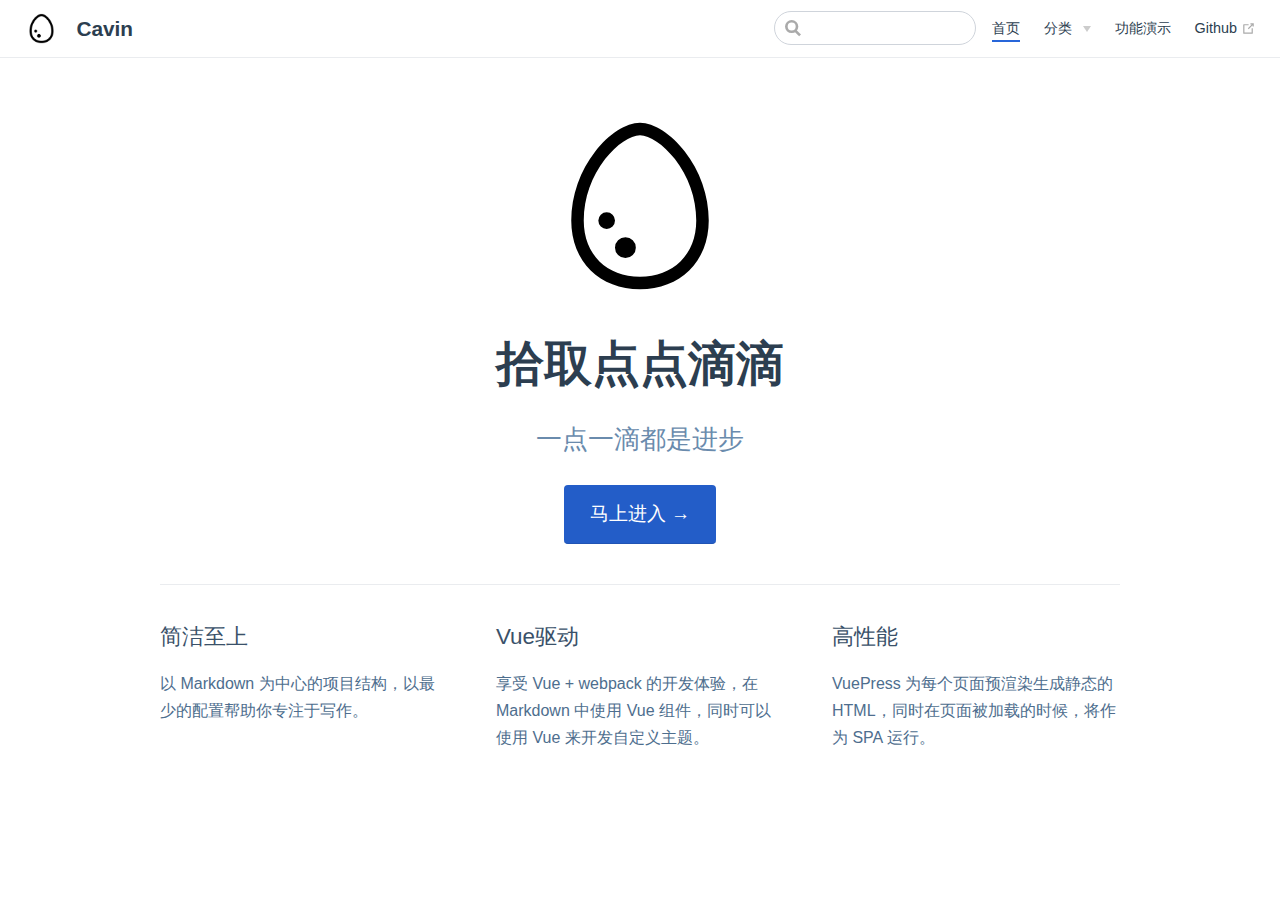
<file: index.html>
<!DOCTYPE html>
<html lang="en-US">
  <head>
    <meta charset="utf-8">
    <meta name="viewport" content="width=device-width,initial-scale=1">
    <title>Cavin</title>
    <meta name="description" content="前端学习笔记">
    <link rel="icon" href="/egg.png">
    
    <link rel="preload" href="/assets/css/0.styles.1fb4c0e2.css" as="style"><link rel="preload" href="/assets/js/app.236d2640.js" as="script"><link rel="preload" href="/assets/js/2.b8d9ada9.js" as="script"><link rel="preload" href="/assets/js/7.fbcb9e01.js" as="script"><link rel="prefetch" href="/assets/js/10.6ba87b09.js"><link rel="prefetch" href="/assets/js/11.6cbda55f.js"><link rel="prefetch" href="/assets/js/12.8be5f484.js"><link rel="prefetch" href="/assets/js/13.43afdd17.js"><link rel="prefetch" href="/assets/js/14.6f6ef546.js"><link rel="prefetch" href="/assets/js/15.2c98f7cd.js"><link rel="prefetch" href="/assets/js/16.c674646e.js"><link rel="prefetch" href="/assets/js/3.96bad940.js"><link rel="prefetch" href="/assets/js/4.6e181ce9.js"><link rel="prefetch" href="/assets/js/5.6f0171d8.js"><link rel="prefetch" href="/assets/js/6.aa9be725.js"><link rel="prefetch" href="/assets/js/8.c2e7aab1.js"><link rel="prefetch" href="/assets/js/9.74555c9c.js">
    <link rel="stylesheet" href="/assets/css/0.styles.1fb4c0e2.css">
  </head>
  <body>
    <div id="app" data-server-rendered="true"><div class="theme-container no-sidebar"><header class="navbar"><div class="sidebar-button"><svg xmlns="http://www.w3.org/2000/svg" aria-hidden="true" role="img" viewBox="0 0 448 512" class="icon"><path fill="currentColor" d="M436 124H12c-6.627 0-12-5.373-12-12V80c0-6.627 5.373-12 12-12h424c6.627 0 12 5.373 12 12v32c0 6.627-5.373 12-12 12zm0 160H12c-6.627 0-12-5.373-12-12v-32c0-6.627 5.373-12 12-12h424c6.627 0 12 5.373 12 12v32c0 6.627-5.373 12-12 12zm0 160H12c-6.627 0-12-5.373-12-12v-32c0-6.627 5.373-12 12-12h424c6.627 0 12 5.373 12 12v32c0 6.627-5.373 12-12 12z"></path></svg></div> <a href="/" class="home-link router-link-exact-active router-link-active"><img src="/egg.png" alt="Cavin" class="logo"> <span class="site-name can-hide">Cavin</span></a> <div class="links"><div class="search-box"><input aria-label="Search" autocomplete="off" spellcheck="false" value=""> <!----></div> <nav class="nav-links can-hide"><div class="nav-item"><a href="/" class="nav-link router-link-exact-active router-link-active">首页</a></div><div class="nav-item"><div class="dropdown-wrapper"><button type="button" aria-label="分类" class="dropdown-title"><span class="title">分类</span> <span class="arrow right"></span></button> <ul class="nav-dropdown" style="display:none;"><li class="dropdown-item"><!----> <a href="/pages/folder1/git.html" class="nav-link">文章</a></li><li class="dropdown-item"><!----> <a href="/pages/folder2/test4.html" class="nav-link">琐碎</a></li></ul></div></div><div class="nav-item"><a href="/pages/folder1/test3.html" class="nav-link">功能演示</a></div><div class="nav-item"><a href="https://github.com/YuanWenLai" target="_blank" rel="noopener noreferrer" class="nav-link external">
  Github
  <svg xmlns="http://www.w3.org/2000/svg" aria-hidden="true" x="0px" y="0px" viewBox="0 0 100 100" width="15" height="15" class="icon outbound"><path fill="currentColor" d="M18.8,85.1h56l0,0c2.2,0,4-1.8,4-4v-32h-8v28h-48v-48h28v-8h-32l0,0c-2.2,0-4,1.8-4,4v56C14.8,83.3,16.6,85.1,18.8,85.1z"></path> <polygon fill="currentColor" points="45.7,48.7 51.3,54.3 77.2,28.5 77.2,37.2 85.2,37.2 85.2,14.9 62.8,14.9 62.8,22.9 71.5,22.9"></polygon></svg></a></div> <!----></nav></div></header> <div class="sidebar-mask"></div> <aside class="sidebar"><nav class="nav-links"><div class="nav-item"><a href="/" class="nav-link router-link-exact-active router-link-active">首页</a></div><div class="nav-item"><div class="dropdown-wrapper"><button type="button" aria-label="分类" class="dropdown-title"><span class="title">分类</span> <span class="arrow right"></span></button> <ul class="nav-dropdown" style="display:none;"><li class="dropdown-item"><!----> <a href="/pages/folder1/git.html" class="nav-link">文章</a></li><li class="dropdown-item"><!----> <a href="/pages/folder2/test4.html" class="nav-link">琐碎</a></li></ul></div></div><div class="nav-item"><a href="/pages/folder1/test3.html" class="nav-link">功能演示</a></div><div class="nav-item"><a href="https://github.com/YuanWenLai" target="_blank" rel="noopener noreferrer" class="nav-link external">
  Github
  <svg xmlns="http://www.w3.org/2000/svg" aria-hidden="true" x="0px" y="0px" viewBox="0 0 100 100" width="15" height="15" class="icon outbound"><path fill="currentColor" d="M18.8,85.1h56l0,0c2.2,0,4-1.8,4-4v-32h-8v28h-48v-48h28v-8h-32l0,0c-2.2,0-4,1.8-4,4v56C14.8,83.3,16.6,85.1,18.8,85.1z"></path> <polygon fill="currentColor" points="45.7,48.7 51.3,54.3 77.2,28.5 77.2,37.2 85.2,37.2 85.2,14.9 62.8,14.9 62.8,22.9 71.5,22.9"></polygon></svg></a></div> <!----></nav>  <!----> </aside> <main aria-labelledby="main-title" class="home"><header class="hero"><img src="/egg.png" alt="hero"> <h1 id="main-title">拾取点点滴滴</h1> <p class="description">
      一点一滴都是进步
    </p> <p class="action"><a href="/pages/folder1/test1.html" class="nav-link action-button">马上进入 →</a></p></header> <div class="features"><div class="feature"><h2>简洁至上</h2> <p>以 Markdown 为中心的项目结构，以最少的配置帮助你专注于写作。</p></div><div class="feature"><h2>Vue驱动</h2> <p>享受 Vue + webpack 的开发体验，在 Markdown 中使用 Vue 组件，同时可以使用 Vue 来开发自定义主题。</p></div><div class="feature"><h2>高性能</h2> <p>VuePress 为每个页面预渲染生成静态的 HTML，同时在页面被加载的时候，将作为 SPA 运行。</p></div></div> <div class="theme-default-content custom content__default"></div> <!----></main></div><div class="global-ui"></div></div>
    <script src="/assets/js/app.236d2640.js" defer></script><script src="/assets/js/2.b8d9ada9.js" defer></script><script src="/assets/js/7.fbcb9e01.js" defer></script>
  </body>
</html>
</file>
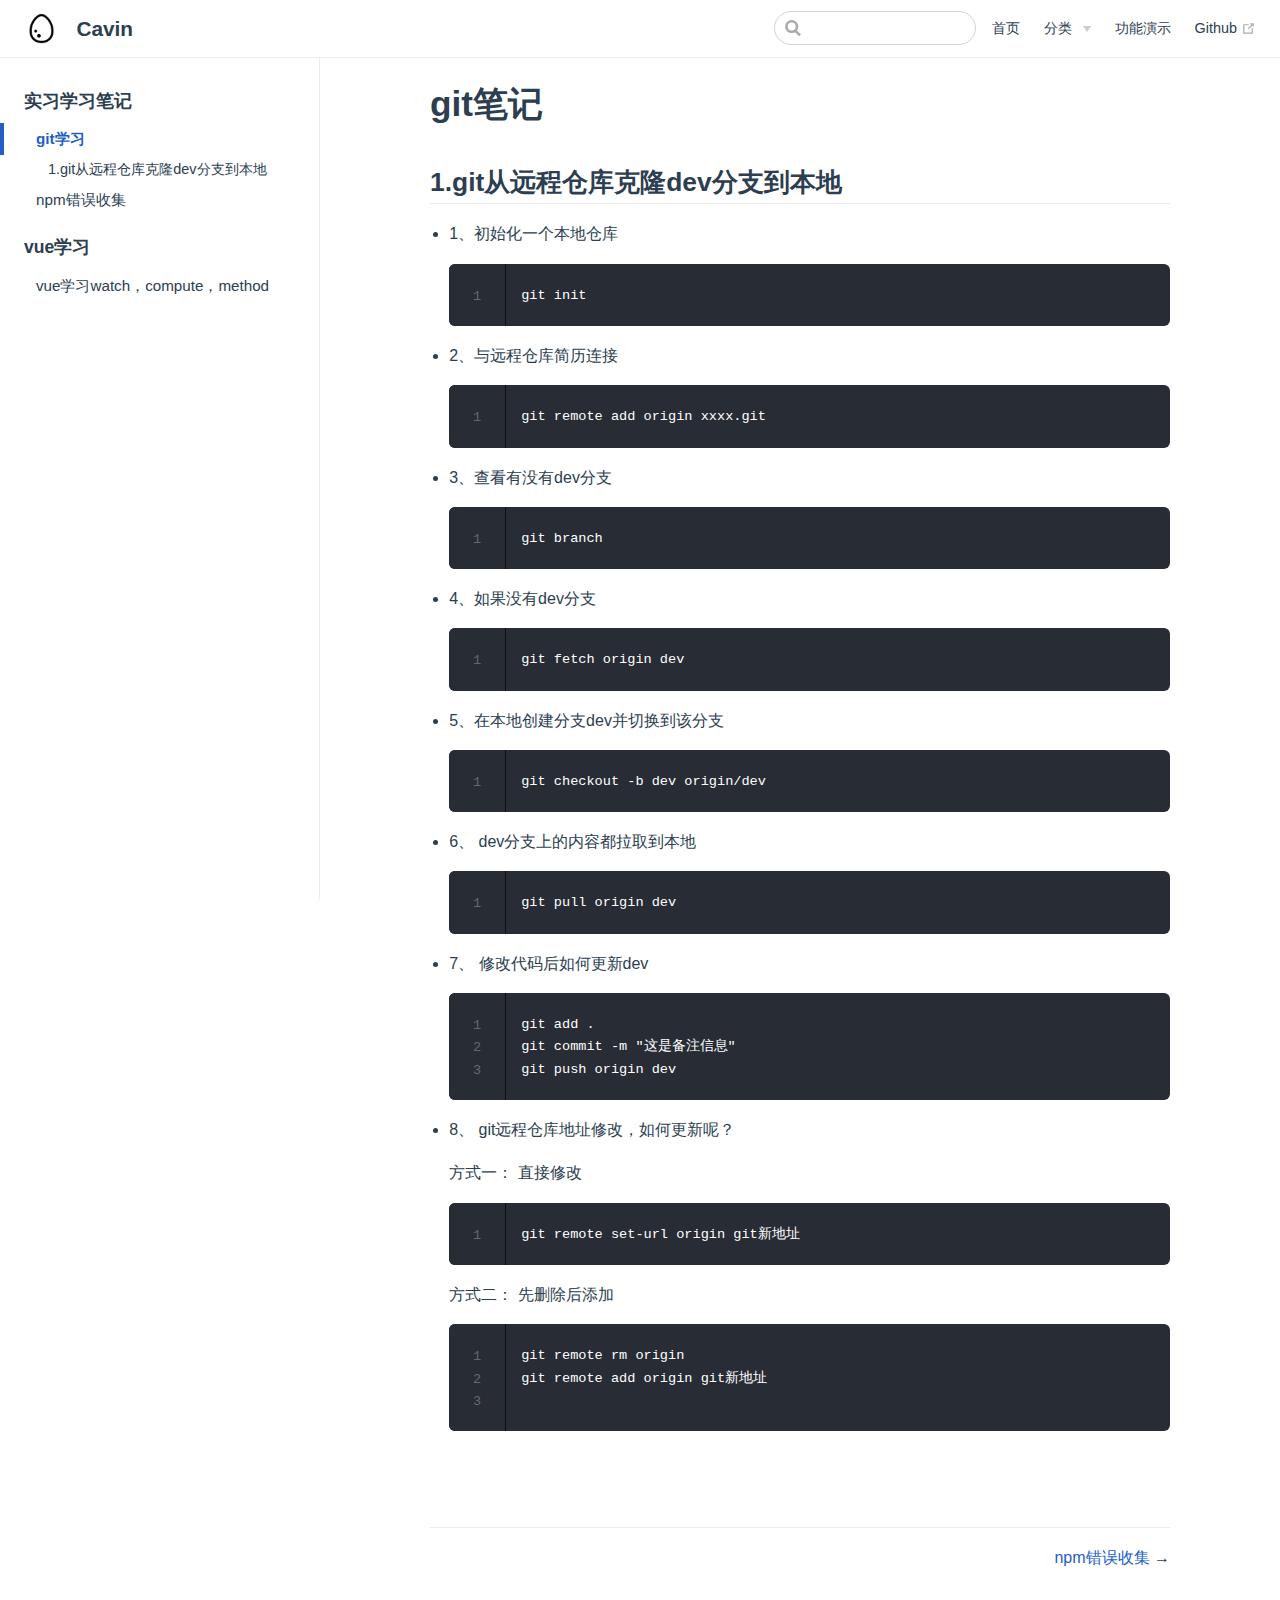
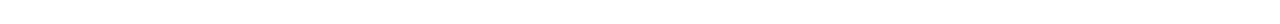
<file: pages/folder1/git.html>
<!DOCTYPE html>
<html lang="en-US">
  <head>
    <meta charset="utf-8">
    <meta name="viewport" content="width=device-width,initial-scale=1">
    <title>git笔记 | Cavin</title>
    <meta name="description" content="前端学习笔记">
    <link rel="icon" href="/egg.png">
    
    <link rel="preload" href="/assets/css/0.styles.1fb4c0e2.css" as="style"><link rel="preload" href="/assets/js/app.236d2640.js" as="script"><link rel="preload" href="/assets/js/2.b8d9ada9.js" as="script"><link rel="preload" href="/assets/js/8.c2e7aab1.js" as="script"><link rel="prefetch" href="/assets/js/10.6ba87b09.js"><link rel="prefetch" href="/assets/js/11.6cbda55f.js"><link rel="prefetch" href="/assets/js/12.8be5f484.js"><link rel="prefetch" href="/assets/js/13.43afdd17.js"><link rel="prefetch" href="/assets/js/14.6f6ef546.js"><link rel="prefetch" href="/assets/js/15.2c98f7cd.js"><link rel="prefetch" href="/assets/js/16.c674646e.js"><link rel="prefetch" href="/assets/js/3.96bad940.js"><link rel="prefetch" href="/assets/js/4.6e181ce9.js"><link rel="prefetch" href="/assets/js/5.6f0171d8.js"><link rel="prefetch" href="/assets/js/6.aa9be725.js"><link rel="prefetch" href="/assets/js/7.fbcb9e01.js"><link rel="prefetch" href="/assets/js/9.74555c9c.js">
    <link rel="stylesheet" href="/assets/css/0.styles.1fb4c0e2.css">
  </head>
  <body>
    <div id="app" data-server-rendered="true"><div class="theme-container"><header class="navbar"><div class="sidebar-button"><svg xmlns="http://www.w3.org/2000/svg" aria-hidden="true" role="img" viewBox="0 0 448 512" class="icon"><path fill="currentColor" d="M436 124H12c-6.627 0-12-5.373-12-12V80c0-6.627 5.373-12 12-12h424c6.627 0 12 5.373 12 12v32c0 6.627-5.373 12-12 12zm0 160H12c-6.627 0-12-5.373-12-12v-32c0-6.627 5.373-12 12-12h424c6.627 0 12 5.373 12 12v32c0 6.627-5.373 12-12 12zm0 160H12c-6.627 0-12-5.373-12-12v-32c0-6.627 5.373-12 12-12h424c6.627 0 12 5.373 12 12v32c0 6.627-5.373 12-12 12z"></path></svg></div> <a href="/" class="home-link router-link-active"><img src="/egg.png" alt="Cavin" class="logo"> <span class="site-name can-hide">Cavin</span></a> <div class="links"><div class="search-box"><input aria-label="Search" autocomplete="off" spellcheck="false" value=""> <!----></div> <nav class="nav-links can-hide"><div class="nav-item"><a href="/" class="nav-link">首页</a></div><div class="nav-item"><div class="dropdown-wrapper"><button type="button" aria-label="分类" class="dropdown-title"><span class="title">分类</span> <span class="arrow right"></span></button> <ul class="nav-dropdown" style="display:none;"><li class="dropdown-item"><!----> <a href="/pages/folder1/git.html" class="nav-link router-link-exact-active router-link-active">文章</a></li><li class="dropdown-item"><!----> <a href="/pages/folder2/test4.html" class="nav-link">琐碎</a></li></ul></div></div><div class="nav-item"><a href="/pages/folder1/test3.html" class="nav-link">功能演示</a></div><div class="nav-item"><a href="https://github.com/YuanWenLai" target="_blank" rel="noopener noreferrer" class="nav-link external">
  Github
  <svg xmlns="http://www.w3.org/2000/svg" aria-hidden="true" x="0px" y="0px" viewBox="0 0 100 100" width="15" height="15" class="icon outbound"><path fill="currentColor" d="M18.8,85.1h56l0,0c2.2,0,4-1.8,4-4v-32h-8v28h-48v-48h28v-8h-32l0,0c-2.2,0-4,1.8-4,4v56C14.8,83.3,16.6,85.1,18.8,85.1z"></path> <polygon fill="currentColor" points="45.7,48.7 51.3,54.3 77.2,28.5 77.2,37.2 85.2,37.2 85.2,14.9 62.8,14.9 62.8,22.9 71.5,22.9"></polygon></svg></a></div> <!----></nav></div></header> <div class="sidebar-mask"></div> <aside class="sidebar"><nav class="nav-links"><div class="nav-item"><a href="/" class="nav-link">首页</a></div><div class="nav-item"><div class="dropdown-wrapper"><button type="button" aria-label="分类" class="dropdown-title"><span class="title">分类</span> <span class="arrow right"></span></button> <ul class="nav-dropdown" style="display:none;"><li class="dropdown-item"><!----> <a href="/pages/folder1/git.html" class="nav-link router-link-exact-active router-link-active">文章</a></li><li class="dropdown-item"><!----> <a href="/pages/folder2/test4.html" class="nav-link">琐碎</a></li></ul></div></div><div class="nav-item"><a href="/pages/folder1/test3.html" class="nav-link">功能演示</a></div><div class="nav-item"><a href="https://github.com/YuanWenLai" target="_blank" rel="noopener noreferrer" class="nav-link external">
  Github
  <svg xmlns="http://www.w3.org/2000/svg" aria-hidden="true" x="0px" y="0px" viewBox="0 0 100 100" width="15" height="15" class="icon outbound"><path fill="currentColor" d="M18.8,85.1h56l0,0c2.2,0,4-1.8,4-4v-32h-8v28h-48v-48h28v-8h-32l0,0c-2.2,0-4,1.8-4,4v56C14.8,83.3,16.6,85.1,18.8,85.1z"></path> <polygon fill="currentColor" points="45.7,48.7 51.3,54.3 77.2,28.5 77.2,37.2 85.2,37.2 85.2,14.9 62.8,14.9 62.8,22.9 71.5,22.9"></polygon></svg></a></div> <!----></nav>  <ul class="sidebar-links"><li><section class="sidebar-group depth-0"><p class="sidebar-heading open"><span>实习学习笔记</span> <!----></p> <ul class="sidebar-links sidebar-group-items"><li><a href="/pages/folder1/git.html" class="active sidebar-link">git学习</a><ul class="sidebar-sub-headers"><li class="sidebar-sub-header"><a href="/pages/folder1/git.html#_1-git从远程仓库克隆dev分支到本地" class="sidebar-link">1.git从远程仓库克隆dev分支到本地</a></li></ul></li><li><a href="/pages/folder1/npm.html" class="sidebar-link">npm错误收集</a></li></ul></section></li><li><section class="sidebar-group depth-0"><p class="sidebar-heading"><span>vue学习</span> <!----></p> <ul class="sidebar-links sidebar-group-items"><li><a href="/pages/folder1/vue-learn.html" class="sidebar-link">vue学习watch，compute，method</a></li></ul></section></li></ul> </aside> <main class="page"> <div class="theme-default-content content__default"><h1 id="git笔记"><a href="#git笔记" class="header-anchor">#</a> git笔记</h1> <h2 id="_1-git从远程仓库克隆dev分支到本地"><a href="#_1-git从远程仓库克隆dev分支到本地" class="header-anchor">#</a> 1.git从远程仓库克隆dev分支到本地</h2> <ul><li><p>1、初始化一个本地仓库</p> <div class="language- line-numbers-mode"><pre class="language-text"><code>git init
</code></pre> <div class="line-numbers-wrapper"><span class="line-number">1</span><br></div></div></li> <li><p>2、与远程仓库简历连接</p> <div class="language- line-numbers-mode"><pre class="language-text"><code>git remote add origin xxxx.git
</code></pre> <div class="line-numbers-wrapper"><span class="line-number">1</span><br></div></div></li> <li><p>3、查看有没有dev分支</p> <div class="language- line-numbers-mode"><pre class="language-text"><code>git branch
</code></pre> <div class="line-numbers-wrapper"><span class="line-number">1</span><br></div></div></li> <li><p>4、如果没有dev分支</p> <div class="language- line-numbers-mode"><pre class="language-text"><code>git fetch origin dev
</code></pre> <div class="line-numbers-wrapper"><span class="line-number">1</span><br></div></div></li> <li><p>5、在本地创建分支dev并切换到该分支</p> <div class="language- line-numbers-mode"><pre class="language-text"><code>git checkout -b dev origin/dev
</code></pre> <div class="line-numbers-wrapper"><span class="line-number">1</span><br></div></div></li> <li><p>6、 dev分支上的内容都拉取到本地</p> <div class="language- line-numbers-mode"><pre class="language-text"><code>git pull origin dev
</code></pre> <div class="line-numbers-wrapper"><span class="line-number">1</span><br></div></div></li> <li><p>7、 修改代码后如何更新dev</p> <div class="language- line-numbers-mode"><pre class="language-text"><code>git add .
git commit -m &quot;这是备注信息&quot;
git push origin dev
</code></pre> <div class="line-numbers-wrapper"><span class="line-number">1</span><br><span class="line-number">2</span><br><span class="line-number">3</span><br></div></div></li> <li><p>8、 git远程仓库地址修改，如何更新呢？</p> <p>方式一： 直接修改</p> <div class="language- line-numbers-mode"><pre class="language-text"><code>git remote set-url origin git新地址
</code></pre> <div class="line-numbers-wrapper"><span class="line-number">1</span><br></div></div><p>方式二： 先删除后添加</p> <div class="language- line-numbers-mode"><pre class="language-text"><code>git remote rm origin
git remote add origin git新地址

</code></pre> <div class="line-numbers-wrapper"><span class="line-number">1</span><br><span class="line-number">2</span><br><span class="line-number">3</span><br></div></div></li></ul></div> <footer class="page-edit"><!----> <!----></footer> <div class="page-nav"><p class="inner"><!----> <span class="next"><a href="/pages/folder1/npm.html">npm错误收集</a>
      →
    </span></p></div> </main></div><div class="global-ui"></div></div>
    <script src="/assets/js/app.236d2640.js" defer></script><script src="/assets/js/2.b8d9ada9.js" defer></script><script src="/assets/js/8.c2e7aab1.js" defer></script>
  </body>
</html>
</file>
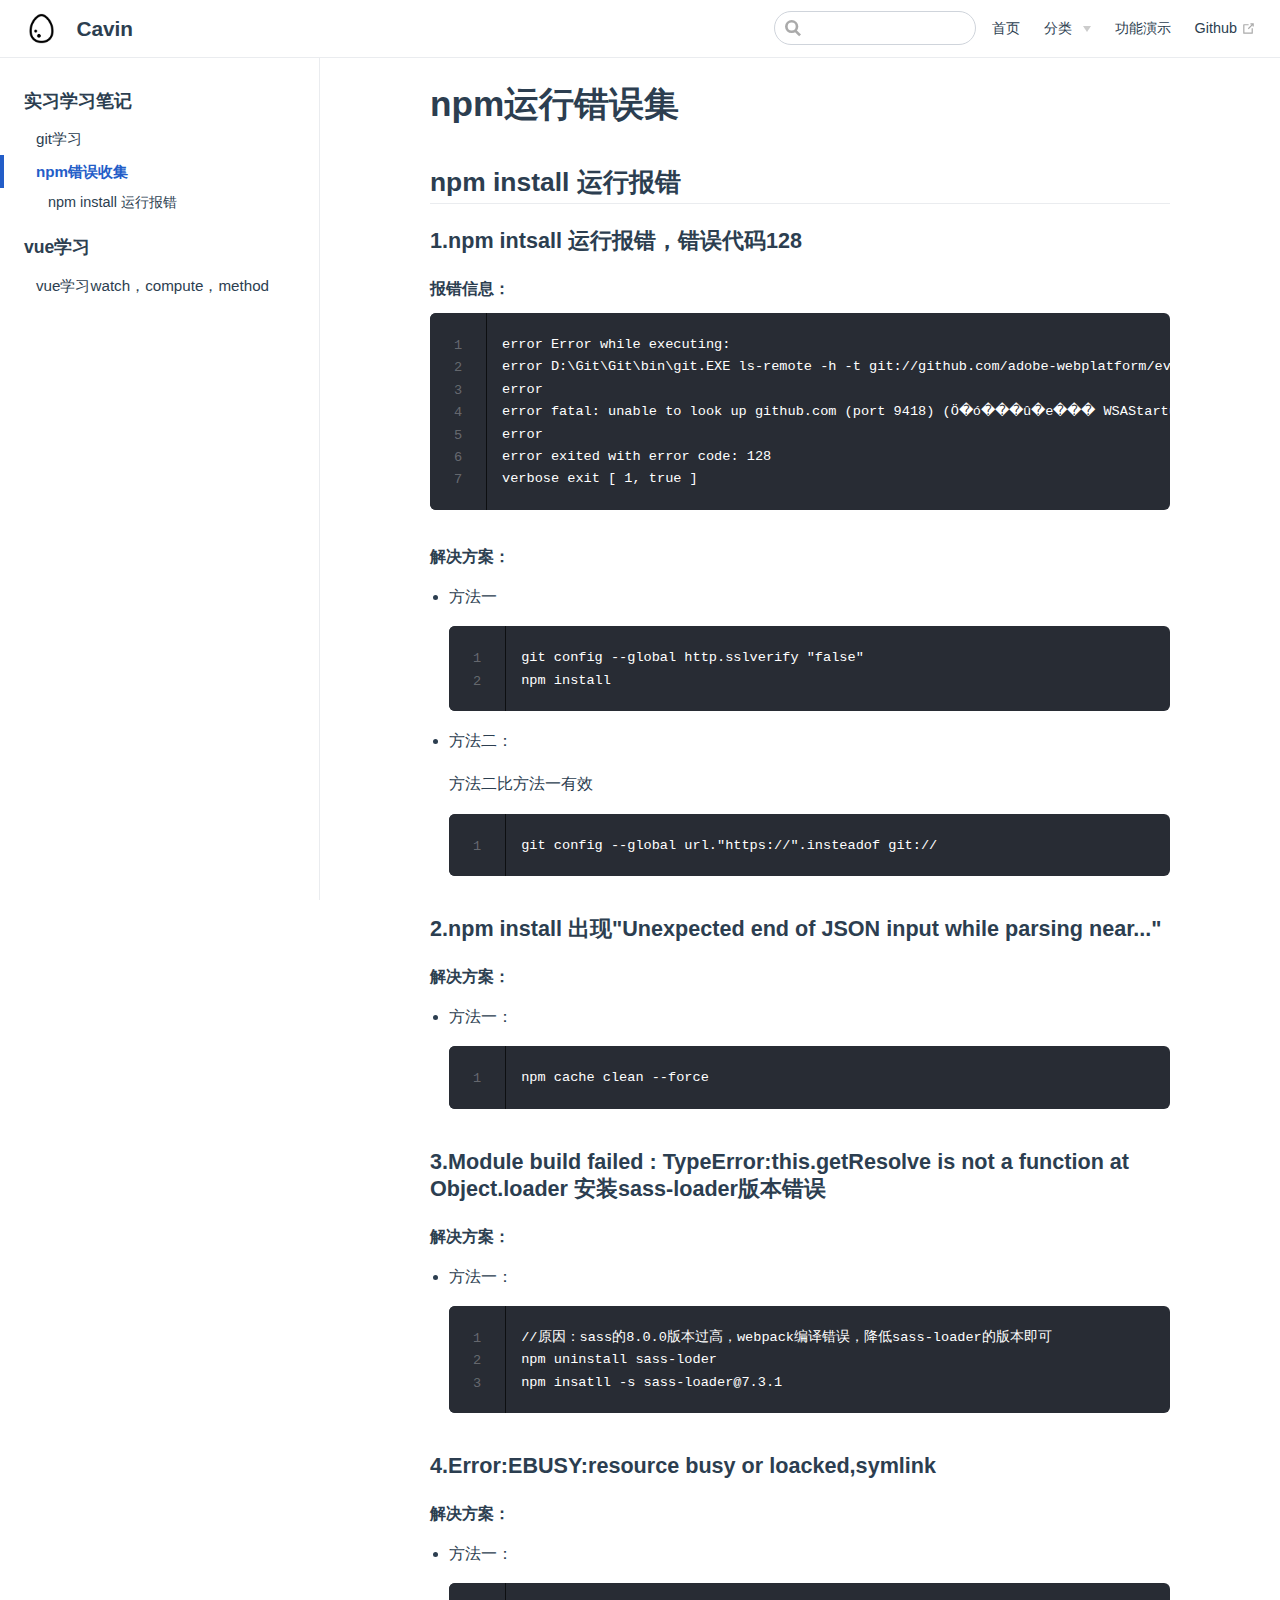
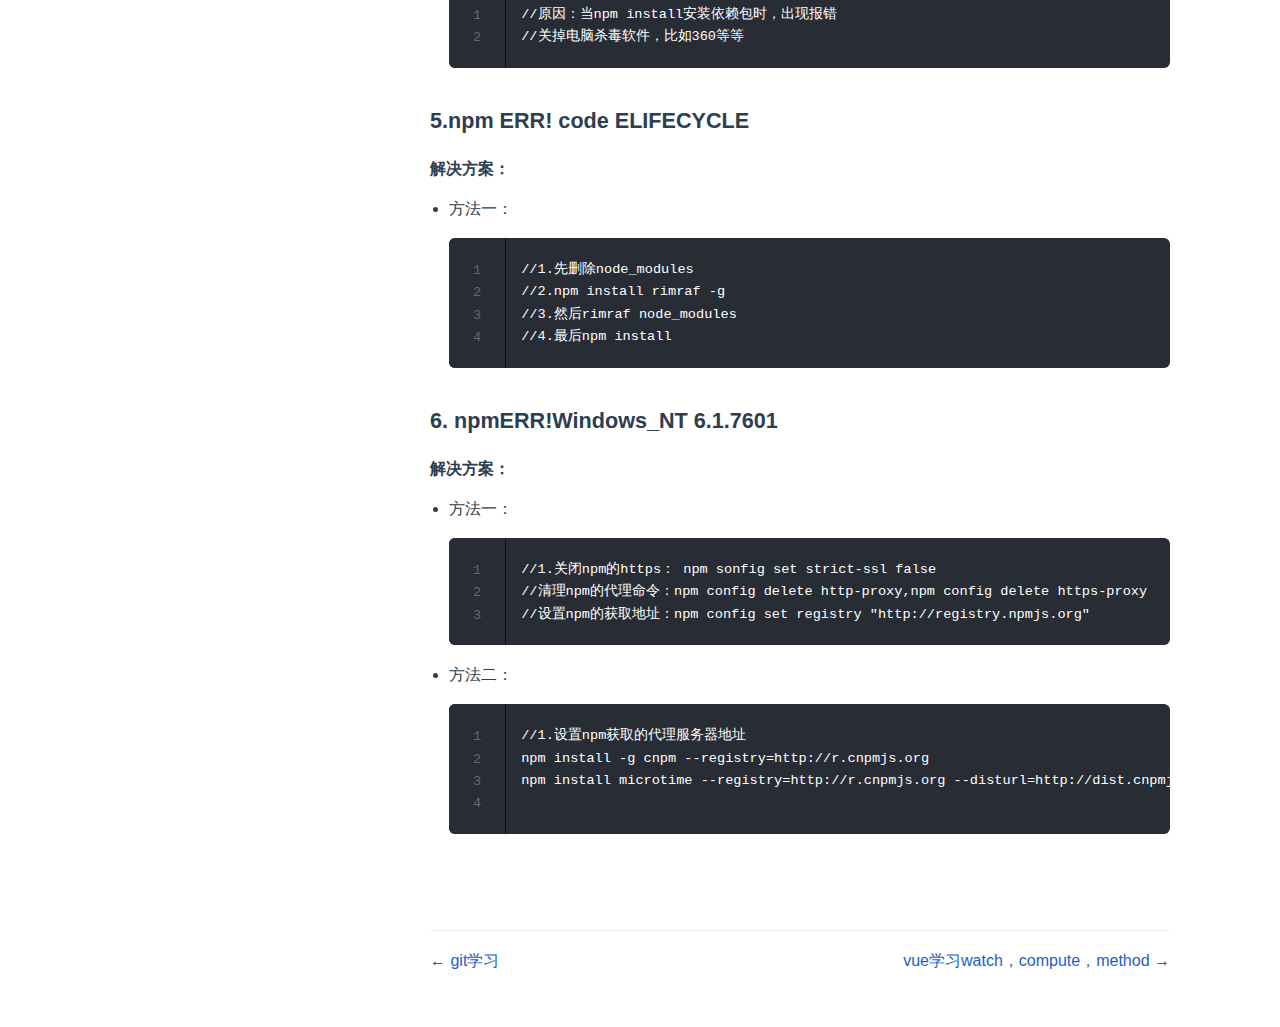
<file: pages/folder1/npm.html>
<!DOCTYPE html>
<html lang="en-US">
  <head>
    <meta charset="utf-8">
    <meta name="viewport" content="width=device-width,initial-scale=1">
    <title>npm运行错误集 | Cavin</title>
    <meta name="description" content="前端学习笔记">
    <link rel="icon" href="/egg.png">
    
    <link rel="preload" href="/assets/css/0.styles.1fb4c0e2.css" as="style"><link rel="preload" href="/assets/js/app.236d2640.js" as="script"><link rel="preload" href="/assets/js/2.b8d9ada9.js" as="script"><link rel="preload" href="/assets/js/9.74555c9c.js" as="script"><link rel="prefetch" href="/assets/js/10.6ba87b09.js"><link rel="prefetch" href="/assets/js/11.6cbda55f.js"><link rel="prefetch" href="/assets/js/12.8be5f484.js"><link rel="prefetch" href="/assets/js/13.43afdd17.js"><link rel="prefetch" href="/assets/js/14.6f6ef546.js"><link rel="prefetch" href="/assets/js/15.2c98f7cd.js"><link rel="prefetch" href="/assets/js/16.c674646e.js"><link rel="prefetch" href="/assets/js/3.96bad940.js"><link rel="prefetch" href="/assets/js/4.6e181ce9.js"><link rel="prefetch" href="/assets/js/5.6f0171d8.js"><link rel="prefetch" href="/assets/js/6.aa9be725.js"><link rel="prefetch" href="/assets/js/7.fbcb9e01.js"><link rel="prefetch" href="/assets/js/8.c2e7aab1.js">
    <link rel="stylesheet" href="/assets/css/0.styles.1fb4c0e2.css">
  </head>
  <body>
    <div id="app" data-server-rendered="true"><div class="theme-container"><header class="navbar"><div class="sidebar-button"><svg xmlns="http://www.w3.org/2000/svg" aria-hidden="true" role="img" viewBox="0 0 448 512" class="icon"><path fill="currentColor" d="M436 124H12c-6.627 0-12-5.373-12-12V80c0-6.627 5.373-12 12-12h424c6.627 0 12 5.373 12 12v32c0 6.627-5.373 12-12 12zm0 160H12c-6.627 0-12-5.373-12-12v-32c0-6.627 5.373-12 12-12h424c6.627 0 12 5.373 12 12v32c0 6.627-5.373 12-12 12zm0 160H12c-6.627 0-12-5.373-12-12v-32c0-6.627 5.373-12 12-12h424c6.627 0 12 5.373 12 12v32c0 6.627-5.373 12-12 12z"></path></svg></div> <a href="/" class="home-link router-link-active"><img src="/egg.png" alt="Cavin" class="logo"> <span class="site-name can-hide">Cavin</span></a> <div class="links"><div class="search-box"><input aria-label="Search" autocomplete="off" spellcheck="false" value=""> <!----></div> <nav class="nav-links can-hide"><div class="nav-item"><a href="/" class="nav-link">首页</a></div><div class="nav-item"><div class="dropdown-wrapper"><button type="button" aria-label="分类" class="dropdown-title"><span class="title">分类</span> <span class="arrow right"></span></button> <ul class="nav-dropdown" style="display:none;"><li class="dropdown-item"><!----> <a href="/pages/folder1/git.html" class="nav-link">文章</a></li><li class="dropdown-item"><!----> <a href="/pages/folder2/test4.html" class="nav-link">琐碎</a></li></ul></div></div><div class="nav-item"><a href="/pages/folder1/test3.html" class="nav-link">功能演示</a></div><div class="nav-item"><a href="https://github.com/YuanWenLai" target="_blank" rel="noopener noreferrer" class="nav-link external">
  Github
  <svg xmlns="http://www.w3.org/2000/svg" aria-hidden="true" x="0px" y="0px" viewBox="0 0 100 100" width="15" height="15" class="icon outbound"><path fill="currentColor" d="M18.8,85.1h56l0,0c2.2,0,4-1.8,4-4v-32h-8v28h-48v-48h28v-8h-32l0,0c-2.2,0-4,1.8-4,4v56C14.8,83.3,16.6,85.1,18.8,85.1z"></path> <polygon fill="currentColor" points="45.7,48.7 51.3,54.3 77.2,28.5 77.2,37.2 85.2,37.2 85.2,14.9 62.8,14.9 62.8,22.9 71.5,22.9"></polygon></svg></a></div> <!----></nav></div></header> <div class="sidebar-mask"></div> <aside class="sidebar"><nav class="nav-links"><div class="nav-item"><a href="/" class="nav-link">首页</a></div><div class="nav-item"><div class="dropdown-wrapper"><button type="button" aria-label="分类" class="dropdown-title"><span class="title">分类</span> <span class="arrow right"></span></button> <ul class="nav-dropdown" style="display:none;"><li class="dropdown-item"><!----> <a href="/pages/folder1/git.html" class="nav-link">文章</a></li><li class="dropdown-item"><!----> <a href="/pages/folder2/test4.html" class="nav-link">琐碎</a></li></ul></div></div><div class="nav-item"><a href="/pages/folder1/test3.html" class="nav-link">功能演示</a></div><div class="nav-item"><a href="https://github.com/YuanWenLai" target="_blank" rel="noopener noreferrer" class="nav-link external">
  Github
  <svg xmlns="http://www.w3.org/2000/svg" aria-hidden="true" x="0px" y="0px" viewBox="0 0 100 100" width="15" height="15" class="icon outbound"><path fill="currentColor" d="M18.8,85.1h56l0,0c2.2,0,4-1.8,4-4v-32h-8v28h-48v-48h28v-8h-32l0,0c-2.2,0-4,1.8-4,4v56C14.8,83.3,16.6,85.1,18.8,85.1z"></path> <polygon fill="currentColor" points="45.7,48.7 51.3,54.3 77.2,28.5 77.2,37.2 85.2,37.2 85.2,14.9 62.8,14.9 62.8,22.9 71.5,22.9"></polygon></svg></a></div> <!----></nav>  <ul class="sidebar-links"><li><section class="sidebar-group depth-0"><p class="sidebar-heading open"><span>实习学习笔记</span> <!----></p> <ul class="sidebar-links sidebar-group-items"><li><a href="/pages/folder1/git.html" class="sidebar-link">git学习</a></li><li><a href="/pages/folder1/npm.html" class="active sidebar-link">npm错误收集</a><ul class="sidebar-sub-headers"><li class="sidebar-sub-header"><a href="/pages/folder1/npm.html#npm-install-运行报错" class="sidebar-link">npm install 运行报错</a></li></ul></li></ul></section></li><li><section class="sidebar-group depth-0"><p class="sidebar-heading"><span>vue学习</span> <!----></p> <ul class="sidebar-links sidebar-group-items"><li><a href="/pages/folder1/vue-learn.html" class="sidebar-link">vue学习watch，compute，method</a></li></ul></section></li></ul> </aside> <main class="page"> <div class="theme-default-content content__default"><h1 id="npm运行错误集"><a href="#npm运行错误集" class="header-anchor">#</a> npm运行错误集</h1> <h2 id="npm-install-运行报错"><a href="#npm-install-运行报错" class="header-anchor">#</a> npm install 运行报错</h2> <h3 id="_1-npm-intsall-运行报错，错误代码128"><a href="#_1-npm-intsall-运行报错，错误代码128" class="header-anchor">#</a> 1.npm intsall 运行报错，错误代码128</h3> <h4 id="报错信息："><a href="#报错信息：" class="header-anchor">#</a> 报错信息：</h4> <div class="language- line-numbers-mode"><pre class="language-text"><code>error Error while executing:
error D:\Git\Git\bin\git.EXE ls-remote -h -t git://github.com/adobe-webplatform/eve.git
error
error fatal: unable to look up github.com (port 9418) (Ӧ�ó���û�е��� WSAStartup������ WSAStartup ʧ�ܡ� )
error
error exited with error code: 128
verbose exit [ 1, true ]
</code></pre> <div class="line-numbers-wrapper"><span class="line-number">1</span><br><span class="line-number">2</span><br><span class="line-number">3</span><br><span class="line-number">4</span><br><span class="line-number">5</span><br><span class="line-number">6</span><br><span class="line-number">7</span><br></div></div><h4 id="解决方案："><a href="#解决方案：" class="header-anchor">#</a> 解决方案：</h4> <ul><li><p>方法一</p> <div class="language- line-numbers-mode"><pre class="language-text"><code>git config --global http.sslverify &quot;false&quot;
npm install
</code></pre> <div class="line-numbers-wrapper"><span class="line-number">1</span><br><span class="line-number">2</span><br></div></div></li> <li><p>方法二：</p> <p>方法二比方法一有效</p> <div class="language- line-numbers-mode"><pre class="language-text"><code>git config --global url.&quot;https://&quot;.insteadof git://
</code></pre> <div class="line-numbers-wrapper"><span class="line-number">1</span><br></div></div></li></ul> <h3 id="_2-npm-install-出现-unexpected-end-of-json-input-while-parsing-near"><a href="#_2-npm-install-出现-unexpected-end-of-json-input-while-parsing-near" class="header-anchor">#</a> 2.npm install 出现&quot;Unexpected end of JSON input while parsing near...&quot;</h3> <h4 id="解决方案：-2"><a href="#解决方案：-2" class="header-anchor">#</a> 解决方案：</h4> <ul><li><p>方法一：</p> <div class="language- line-numbers-mode"><pre class="language-text"><code>npm cache clean --force
</code></pre> <div class="line-numbers-wrapper"><span class="line-number">1</span><br></div></div></li></ul> <h3 id="_3-module-build-failed-typeerror-this-getresolve-is-not-a-function-at-object-loader-安装sass-loader版本错误"><a href="#_3-module-build-failed-typeerror-this-getresolve-is-not-a-function-at-object-loader-安装sass-loader版本错误" class="header-anchor">#</a> 3.Module build failed : TypeError:this.getResolve is not a function at Object.loader 安装sass-loader版本错误</h3> <h4 id="解决方案：-3"><a href="#解决方案：-3" class="header-anchor">#</a> 解决方案：</h4> <ul><li><p>方法一：</p> <div class="language- line-numbers-mode"><pre class="language-text"><code>//原因：sass的8.0.0版本过高，webpack编译错误，降低sass-loader的版本即可
npm uninstall sass-loder
npm insatll -s sass-loader@7.3.1
</code></pre> <div class="line-numbers-wrapper"><span class="line-number">1</span><br><span class="line-number">2</span><br><span class="line-number">3</span><br></div></div></li></ul> <h3 id="_4-error-ebusy-resource-busy-or-loacked-symlink"><a href="#_4-error-ebusy-resource-busy-or-loacked-symlink" class="header-anchor">#</a> 4.Error:EBUSY:resource busy or loacked,symlink</h3> <h4 id="解决方案：-4"><a href="#解决方案：-4" class="header-anchor">#</a> 解决方案：</h4> <ul><li><p>方法一：</p> <div class="language- line-numbers-mode"><pre class="language-text"><code>//原因：当npm install安装依赖包时，出现报错
//关掉电脑杀毒软件，比如360等等
</code></pre> <div class="line-numbers-wrapper"><span class="line-number">1</span><br><span class="line-number">2</span><br></div></div></li></ul> <h3 id="_5-npm-err-code-elifecycle"><a href="#_5-npm-err-code-elifecycle" class="header-anchor">#</a> 5.npm ERR! code ELIFECYCLE</h3> <h4 id="解决方案：-5"><a href="#解决方案：-5" class="header-anchor">#</a> 解决方案：</h4> <ul><li><p>方法一：</p> <div class="language- line-numbers-mode"><pre class="language-text"><code>//1.先删除node_modules
//2.npm install rimraf -g
//3.然后rimraf node_modules
//4.最后npm install
</code></pre> <div class="line-numbers-wrapper"><span class="line-number">1</span><br><span class="line-number">2</span><br><span class="line-number">3</span><br><span class="line-number">4</span><br></div></div></li></ul> <h3 id="_6-npmerr-windows-nt-6-1-7601"><a href="#_6-npmerr-windows-nt-6-1-7601" class="header-anchor">#</a> 6. npmERR!Windows_NT 6.1.7601</h3> <h4 id="解决方案：-6"><a href="#解决方案：-6" class="header-anchor">#</a> 解决方案：</h4> <ul><li><p>方法一：</p> <div class="language- line-numbers-mode"><pre class="language-text"><code>//1.关闭npm的https： npm sonfig set strict-ssl false
//清理npm的代理命令：npm config delete http-proxy,npm config delete https-proxy
//设置npm的获取地址：npm config set registry &quot;http://registry.npmjs.org&quot;
</code></pre> <div class="line-numbers-wrapper"><span class="line-number">1</span><br><span class="line-number">2</span><br><span class="line-number">3</span><br></div></div></li> <li><p>方法二：</p> <div class="language- line-numbers-mode"><pre class="language-text"><code>//1.设置npm获取的代理服务器地址
npm install -g cnpm --registry=http://r.cnpmjs.org
npm install microtime --registry=http://r.cnpmjs.org --disturl=http://dist.cnpmjs.org

</code></pre> <div class="line-numbers-wrapper"><span class="line-number">1</span><br><span class="line-number">2</span><br><span class="line-number">3</span><br><span class="line-number">4</span><br></div></div></li></ul></div> <footer class="page-edit"><!----> <!----></footer> <div class="page-nav"><p class="inner"><span class="prev">
      ←
      <a href="/pages/folder1/git.html" class="prev">git学习</a></span> <span class="next"><a href="/pages/folder1/vue-learn.html">vue学习watch，compute，method</a>
      →
    </span></p></div> </main></div><div class="global-ui"></div></div>
    <script src="/assets/js/app.236d2640.js" defer></script><script src="/assets/js/2.b8d9ada9.js" defer></script><script src="/assets/js/9.74555c9c.js" defer></script>
  </body>
</html>
</file>
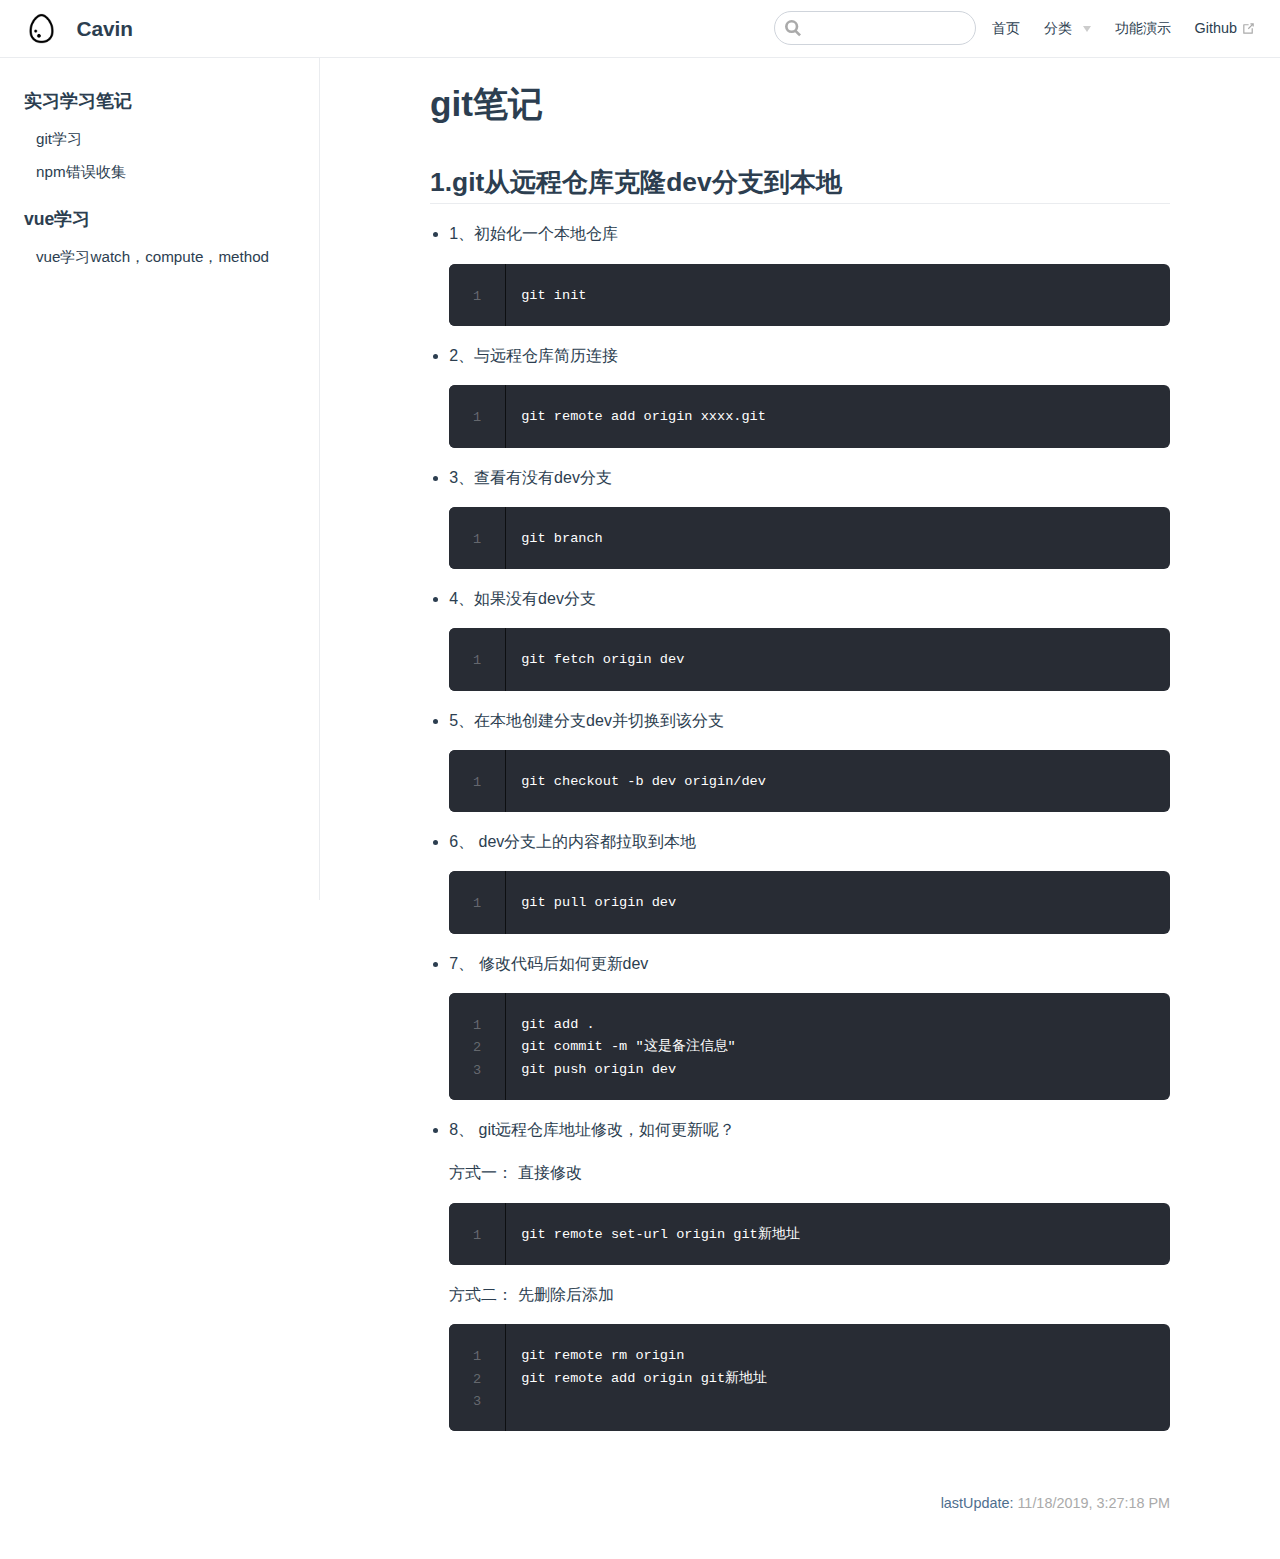
<file: pages/folder1/test1.html>
<!DOCTYPE html>
<html lang="en-US">
  <head>
    <meta charset="utf-8">
    <meta name="viewport" content="width=device-width,initial-scale=1">
    <title>git笔记 | Cavin</title>
    <meta name="description" content="前端学习笔记">
    <link rel="icon" href="/egg.png">
    
    <link rel="preload" href="/assets/css/0.styles.1fb4c0e2.css" as="style"><link rel="preload" href="/assets/js/app.236d2640.js" as="script"><link rel="preload" href="/assets/js/2.b8d9ada9.js" as="script"><link rel="preload" href="/assets/js/10.6ba87b09.js" as="script"><link rel="prefetch" href="/assets/js/11.6cbda55f.js"><link rel="prefetch" href="/assets/js/12.8be5f484.js"><link rel="prefetch" href="/assets/js/13.43afdd17.js"><link rel="prefetch" href="/assets/js/14.6f6ef546.js"><link rel="prefetch" href="/assets/js/15.2c98f7cd.js"><link rel="prefetch" href="/assets/js/16.c674646e.js"><link rel="prefetch" href="/assets/js/3.96bad940.js"><link rel="prefetch" href="/assets/js/4.6e181ce9.js"><link rel="prefetch" href="/assets/js/5.6f0171d8.js"><link rel="prefetch" href="/assets/js/6.aa9be725.js"><link rel="prefetch" href="/assets/js/7.fbcb9e01.js"><link rel="prefetch" href="/assets/js/8.c2e7aab1.js"><link rel="prefetch" href="/assets/js/9.74555c9c.js">
    <link rel="stylesheet" href="/assets/css/0.styles.1fb4c0e2.css">
  </head>
  <body>
    <div id="app" data-server-rendered="true"><div class="theme-container"><header class="navbar"><div class="sidebar-button"><svg xmlns="http://www.w3.org/2000/svg" aria-hidden="true" role="img" viewBox="0 0 448 512" class="icon"><path fill="currentColor" d="M436 124H12c-6.627 0-12-5.373-12-12V80c0-6.627 5.373-12 12-12h424c6.627 0 12 5.373 12 12v32c0 6.627-5.373 12-12 12zm0 160H12c-6.627 0-12-5.373-12-12v-32c0-6.627 5.373-12 12-12h424c6.627 0 12 5.373 12 12v32c0 6.627-5.373 12-12 12zm0 160H12c-6.627 0-12-5.373-12-12v-32c0-6.627 5.373-12 12-12h424c6.627 0 12 5.373 12 12v32c0 6.627-5.373 12-12 12z"></path></svg></div> <a href="/" class="home-link router-link-active"><img src="/egg.png" alt="Cavin" class="logo"> <span class="site-name can-hide">Cavin</span></a> <div class="links"><div class="search-box"><input aria-label="Search" autocomplete="off" spellcheck="false" value=""> <!----></div> <nav class="nav-links can-hide"><div class="nav-item"><a href="/" class="nav-link">首页</a></div><div class="nav-item"><div class="dropdown-wrapper"><button type="button" aria-label="分类" class="dropdown-title"><span class="title">分类</span> <span class="arrow right"></span></button> <ul class="nav-dropdown" style="display:none;"><li class="dropdown-item"><!----> <a href="/pages/folder1/git.html" class="nav-link">文章</a></li><li class="dropdown-item"><!----> <a href="/pages/folder2/test4.html" class="nav-link">琐碎</a></li></ul></div></div><div class="nav-item"><a href="/pages/folder1/test3.html" class="nav-link">功能演示</a></div><div class="nav-item"><a href="https://github.com/YuanWenLai" target="_blank" rel="noopener noreferrer" class="nav-link external">
  Github
  <svg xmlns="http://www.w3.org/2000/svg" aria-hidden="true" x="0px" y="0px" viewBox="0 0 100 100" width="15" height="15" class="icon outbound"><path fill="currentColor" d="M18.8,85.1h56l0,0c2.2,0,4-1.8,4-4v-32h-8v28h-48v-48h28v-8h-32l0,0c-2.2,0-4,1.8-4,4v56C14.8,83.3,16.6,85.1,18.8,85.1z"></path> <polygon fill="currentColor" points="45.7,48.7 51.3,54.3 77.2,28.5 77.2,37.2 85.2,37.2 85.2,14.9 62.8,14.9 62.8,22.9 71.5,22.9"></polygon></svg></a></div> <!----></nav></div></header> <div class="sidebar-mask"></div> <aside class="sidebar"><nav class="nav-links"><div class="nav-item"><a href="/" class="nav-link">首页</a></div><div class="nav-item"><div class="dropdown-wrapper"><button type="button" aria-label="分类" class="dropdown-title"><span class="title">分类</span> <span class="arrow right"></span></button> <ul class="nav-dropdown" style="display:none;"><li class="dropdown-item"><!----> <a href="/pages/folder1/git.html" class="nav-link">文章</a></li><li class="dropdown-item"><!----> <a href="/pages/folder2/test4.html" class="nav-link">琐碎</a></li></ul></div></div><div class="nav-item"><a href="/pages/folder1/test3.html" class="nav-link">功能演示</a></div><div class="nav-item"><a href="https://github.com/YuanWenLai" target="_blank" rel="noopener noreferrer" class="nav-link external">
  Github
  <svg xmlns="http://www.w3.org/2000/svg" aria-hidden="true" x="0px" y="0px" viewBox="0 0 100 100" width="15" height="15" class="icon outbound"><path fill="currentColor" d="M18.8,85.1h56l0,0c2.2,0,4-1.8,4-4v-32h-8v28h-48v-48h28v-8h-32l0,0c-2.2,0-4,1.8-4,4v56C14.8,83.3,16.6,85.1,18.8,85.1z"></path> <polygon fill="currentColor" points="45.7,48.7 51.3,54.3 77.2,28.5 77.2,37.2 85.2,37.2 85.2,14.9 62.8,14.9 62.8,22.9 71.5,22.9"></polygon></svg></a></div> <!----></nav>  <ul class="sidebar-links"><li><section class="sidebar-group depth-0"><p class="sidebar-heading open"><span>实习学习笔记</span> <!----></p> <ul class="sidebar-links sidebar-group-items"><li><a href="/pages/folder1/git.html" class="sidebar-link">git学习</a></li><li><a href="/pages/folder1/npm.html" class="sidebar-link">npm错误收集</a></li></ul></section></li><li><section class="sidebar-group depth-0"><p class="sidebar-heading"><span>vue学习</span> <!----></p> <ul class="sidebar-links sidebar-group-items"><li><a href="/pages/folder1/vue-learn.html" class="sidebar-link">vue学习watch，compute，method</a></li></ul></section></li></ul> </aside> <main class="page"> <div class="theme-default-content content__default"><h1 id="git笔记"><a href="#git笔记" class="header-anchor">#</a> git笔记</h1> <h2 id="_1-git从远程仓库克隆dev分支到本地"><a href="#_1-git从远程仓库克隆dev分支到本地" class="header-anchor">#</a> 1.git从远程仓库克隆dev分支到本地</h2> <ul><li><p>1、初始化一个本地仓库</p> <div class="language- line-numbers-mode"><pre class="language-text"><code>git init
</code></pre> <div class="line-numbers-wrapper"><span class="line-number">1</span><br></div></div></li> <li><p>2、与远程仓库简历连接</p> <div class="language- line-numbers-mode"><pre class="language-text"><code>git remote add origin xxxx.git
</code></pre> <div class="line-numbers-wrapper"><span class="line-number">1</span><br></div></div></li> <li><p>3、查看有没有dev分支</p> <div class="language- line-numbers-mode"><pre class="language-text"><code>git branch
</code></pre> <div class="line-numbers-wrapper"><span class="line-number">1</span><br></div></div></li> <li><p>4、如果没有dev分支</p> <div class="language- line-numbers-mode"><pre class="language-text"><code>git fetch origin dev
</code></pre> <div class="line-numbers-wrapper"><span class="line-number">1</span><br></div></div></li> <li><p>5、在本地创建分支dev并切换到该分支</p> <div class="language- line-numbers-mode"><pre class="language-text"><code>git checkout -b dev origin/dev
</code></pre> <div class="line-numbers-wrapper"><span class="line-number">1</span><br></div></div></li> <li><p>6、 dev分支上的内容都拉取到本地</p> <div class="language- line-numbers-mode"><pre class="language-text"><code>git pull origin dev
</code></pre> <div class="line-numbers-wrapper"><span class="line-number">1</span><br></div></div></li> <li><p>7、 修改代码后如何更新dev</p> <div class="language- line-numbers-mode"><pre class="language-text"><code>git add .
git commit -m &quot;这是备注信息&quot;
git push origin dev
</code></pre> <div class="line-numbers-wrapper"><span class="line-number">1</span><br><span class="line-number">2</span><br><span class="line-number">3</span><br></div></div></li> <li><p>8、 git远程仓库地址修改，如何更新呢？</p> <p>方式一： 直接修改</p> <div class="language- line-numbers-mode"><pre class="language-text"><code>git remote set-url origin git新地址
</code></pre> <div class="line-numbers-wrapper"><span class="line-number">1</span><br></div></div><p>方式二： 先删除后添加</p> <div class="language- line-numbers-mode"><pre class="language-text"><code>git remote rm origin
git remote add origin git新地址

</code></pre> <div class="line-numbers-wrapper"><span class="line-number">1</span><br><span class="line-number">2</span><br><span class="line-number">3</span><br></div></div></li></ul></div> <footer class="page-edit"><!----> <div class="last-updated"><span class="prefix">lastUpdate:</span> <span class="time">11/18/2019, 3:27:18 PM</span></div></footer> <!----> </main></div><div class="global-ui"></div></div>
    <script src="/assets/js/app.236d2640.js" defer></script><script src="/assets/js/2.b8d9ada9.js" defer></script><script src="/assets/js/10.6ba87b09.js" defer></script>
  </body>
</html>
</file>
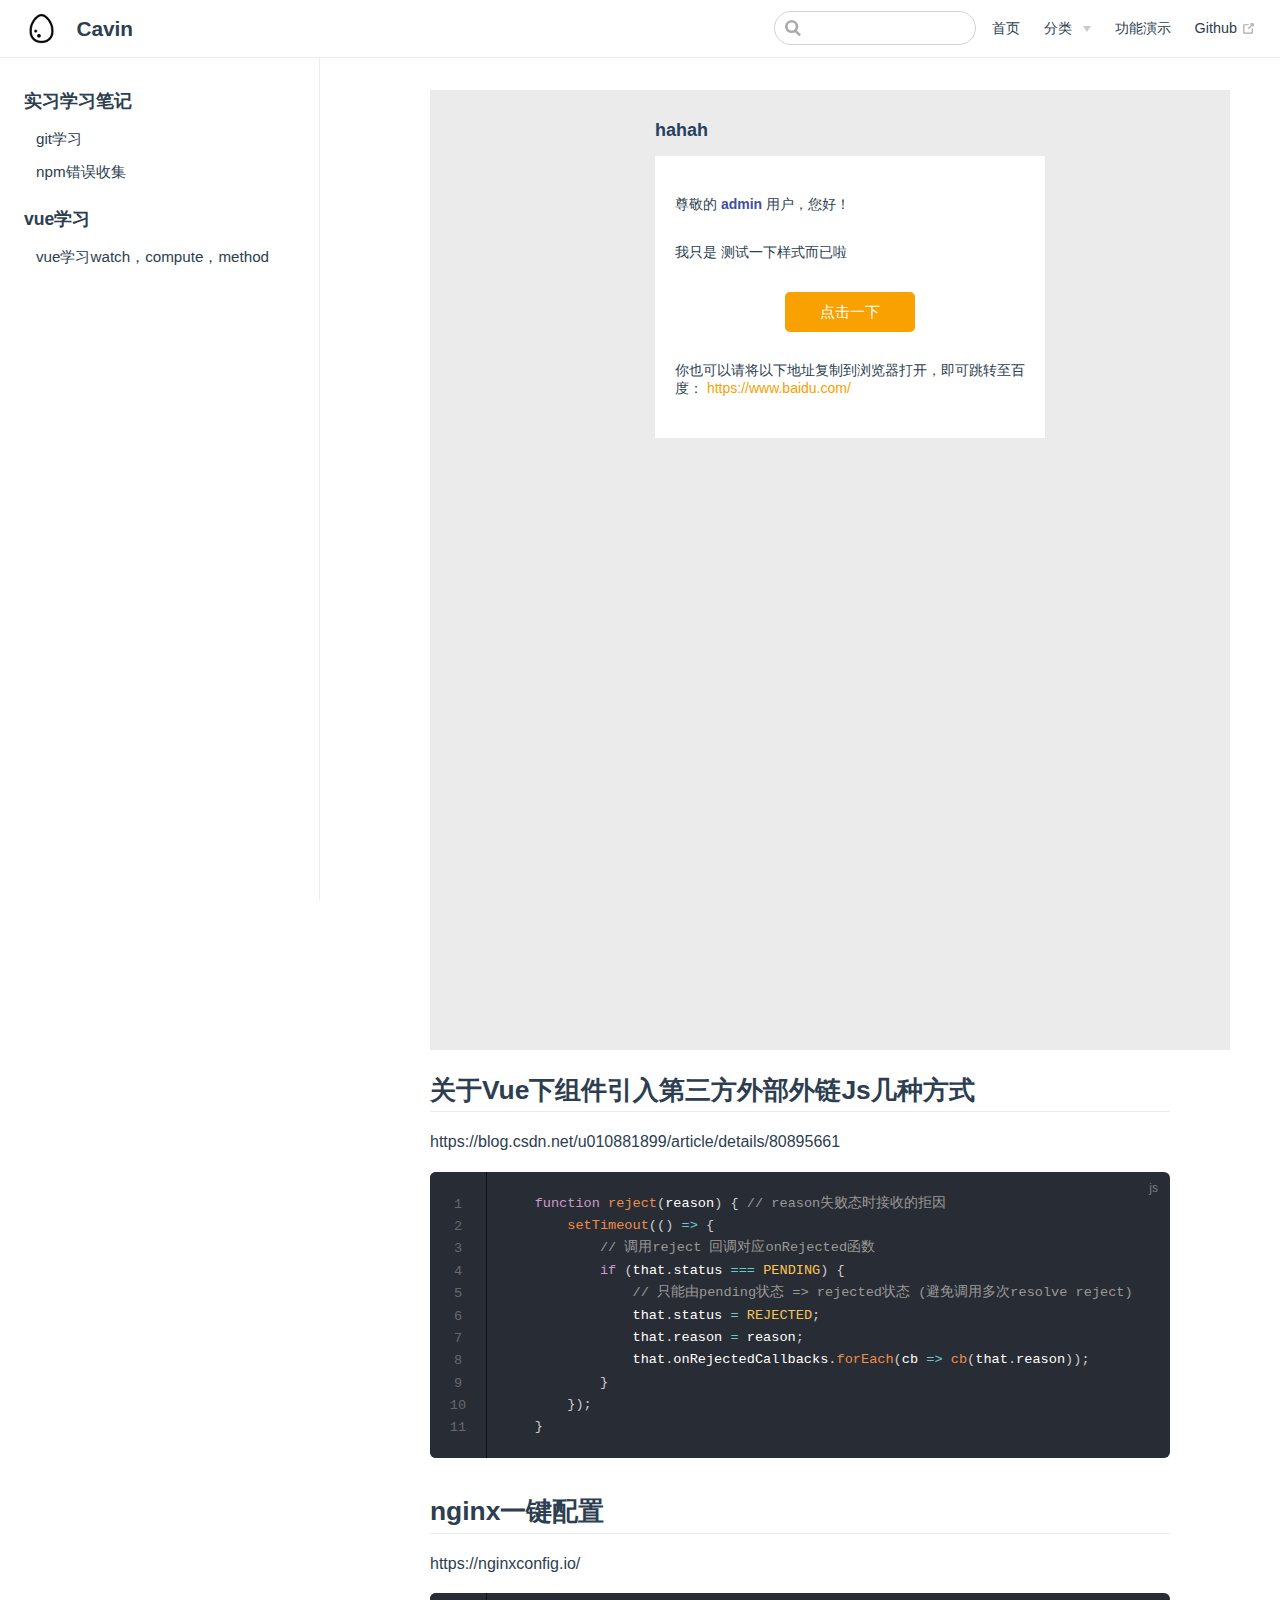
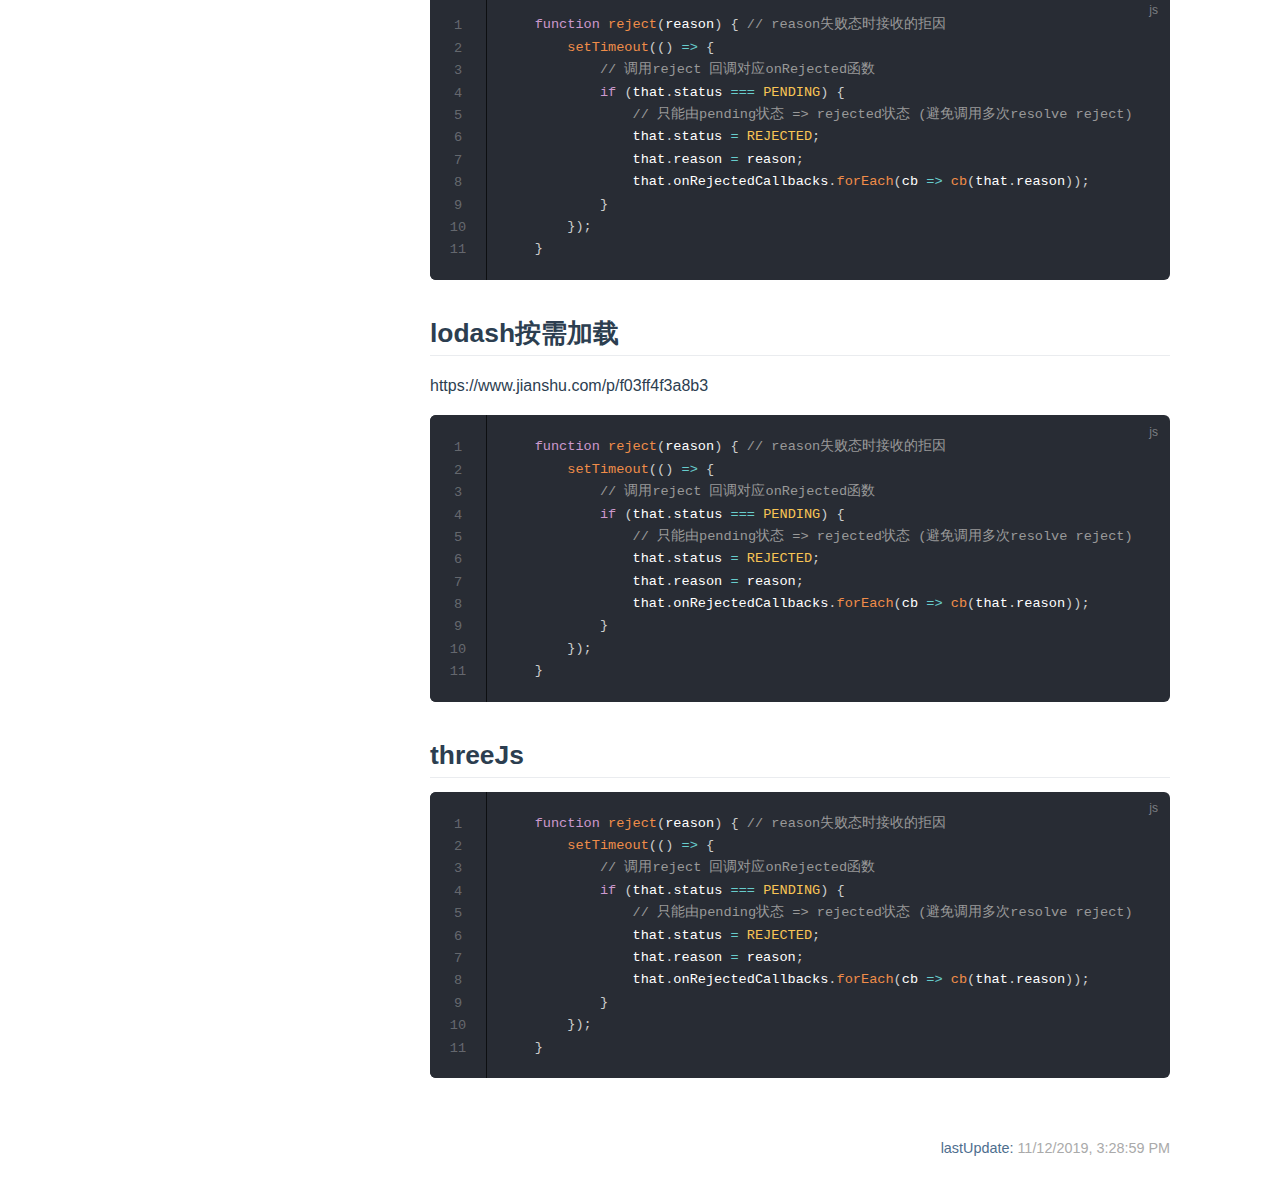
<file: pages/folder1/test2.html>
<!DOCTYPE html>
<html lang="en-US">
  <head>
    <meta charset="utf-8">
    <meta name="viewport" content="width=device-width,initial-scale=1">
    <title>Cavin</title>
    <meta name="description" content="前端学习笔记">
    <link rel="icon" href="/egg.png">
    
    <link rel="preload" href="/assets/css/0.styles.1fb4c0e2.css" as="style"><link rel="preload" href="/assets/js/app.236d2640.js" as="script"><link rel="preload" href="/assets/js/2.b8d9ada9.js" as="script"><link rel="preload" href="/assets/js/11.6cbda55f.js" as="script"><link rel="prefetch" href="/assets/js/10.6ba87b09.js"><link rel="prefetch" href="/assets/js/12.8be5f484.js"><link rel="prefetch" href="/assets/js/13.43afdd17.js"><link rel="prefetch" href="/assets/js/14.6f6ef546.js"><link rel="prefetch" href="/assets/js/15.2c98f7cd.js"><link rel="prefetch" href="/assets/js/16.c674646e.js"><link rel="prefetch" href="/assets/js/3.96bad940.js"><link rel="prefetch" href="/assets/js/4.6e181ce9.js"><link rel="prefetch" href="/assets/js/5.6f0171d8.js"><link rel="prefetch" href="/assets/js/6.aa9be725.js"><link rel="prefetch" href="/assets/js/7.fbcb9e01.js"><link rel="prefetch" href="/assets/js/8.c2e7aab1.js"><link rel="prefetch" href="/assets/js/9.74555c9c.js">
    <link rel="stylesheet" href="/assets/css/0.styles.1fb4c0e2.css">
  </head>
  <body>
    <div id="app" data-server-rendered="true"><div class="theme-container"><header class="navbar"><div class="sidebar-button"><svg xmlns="http://www.w3.org/2000/svg" aria-hidden="true" role="img" viewBox="0 0 448 512" class="icon"><path fill="currentColor" d="M436 124H12c-6.627 0-12-5.373-12-12V80c0-6.627 5.373-12 12-12h424c6.627 0 12 5.373 12 12v32c0 6.627-5.373 12-12 12zm0 160H12c-6.627 0-12-5.373-12-12v-32c0-6.627 5.373-12 12-12h424c6.627 0 12 5.373 12 12v32c0 6.627-5.373 12-12 12zm0 160H12c-6.627 0-12-5.373-12-12v-32c0-6.627 5.373-12 12-12h424c6.627 0 12 5.373 12 12v32c0 6.627-5.373 12-12 12z"></path></svg></div> <a href="/" class="home-link router-link-active"><img src="/egg.png" alt="Cavin" class="logo"> <span class="site-name can-hide">Cavin</span></a> <div class="links"><div class="search-box"><input aria-label="Search" autocomplete="off" spellcheck="false" value=""> <!----></div> <nav class="nav-links can-hide"><div class="nav-item"><a href="/" class="nav-link">首页</a></div><div class="nav-item"><div class="dropdown-wrapper"><button type="button" aria-label="分类" class="dropdown-title"><span class="title">分类</span> <span class="arrow right"></span></button> <ul class="nav-dropdown" style="display:none;"><li class="dropdown-item"><!----> <a href="/pages/folder1/git.html" class="nav-link">文章</a></li><li class="dropdown-item"><!----> <a href="/pages/folder2/test4.html" class="nav-link">琐碎</a></li></ul></div></div><div class="nav-item"><a href="/pages/folder1/test3.html" class="nav-link">功能演示</a></div><div class="nav-item"><a href="https://github.com/YuanWenLai" target="_blank" rel="noopener noreferrer" class="nav-link external">
  Github
  <svg xmlns="http://www.w3.org/2000/svg" aria-hidden="true" x="0px" y="0px" viewBox="0 0 100 100" width="15" height="15" class="icon outbound"><path fill="currentColor" d="M18.8,85.1h56l0,0c2.2,0,4-1.8,4-4v-32h-8v28h-48v-48h28v-8h-32l0,0c-2.2,0-4,1.8-4,4v56C14.8,83.3,16.6,85.1,18.8,85.1z"></path> <polygon fill="currentColor" points="45.7,48.7 51.3,54.3 77.2,28.5 77.2,37.2 85.2,37.2 85.2,14.9 62.8,14.9 62.8,22.9 71.5,22.9"></polygon></svg></a></div> <!----></nav></div></header> <div class="sidebar-mask"></div> <aside class="sidebar"><nav class="nav-links"><div class="nav-item"><a href="/" class="nav-link">首页</a></div><div class="nav-item"><div class="dropdown-wrapper"><button type="button" aria-label="分类" class="dropdown-title"><span class="title">分类</span> <span class="arrow right"></span></button> <ul class="nav-dropdown" style="display:none;"><li class="dropdown-item"><!----> <a href="/pages/folder1/git.html" class="nav-link">文章</a></li><li class="dropdown-item"><!----> <a href="/pages/folder2/test4.html" class="nav-link">琐碎</a></li></ul></div></div><div class="nav-item"><a href="/pages/folder1/test3.html" class="nav-link">功能演示</a></div><div class="nav-item"><a href="https://github.com/YuanWenLai" target="_blank" rel="noopener noreferrer" class="nav-link external">
  Github
  <svg xmlns="http://www.w3.org/2000/svg" aria-hidden="true" x="0px" y="0px" viewBox="0 0 100 100" width="15" height="15" class="icon outbound"><path fill="currentColor" d="M18.8,85.1h56l0,0c2.2,0,4-1.8,4-4v-32h-8v28h-48v-48h28v-8h-32l0,0c-2.2,0-4,1.8-4,4v56C14.8,83.3,16.6,85.1,18.8,85.1z"></path> <polygon fill="currentColor" points="45.7,48.7 51.3,54.3 77.2,28.5 77.2,37.2 85.2,37.2 85.2,14.9 62.8,14.9 62.8,22.9 71.5,22.9"></polygon></svg></a></div> <!----></nav>  <ul class="sidebar-links"><li><section class="sidebar-group depth-0"><p class="sidebar-heading open"><span>实习学习笔记</span> <!----></p> <ul class="sidebar-links sidebar-group-items"><li><a href="/pages/folder1/git.html" class="sidebar-link">git学习</a></li><li><a href="/pages/folder1/npm.html" class="sidebar-link">npm错误收集</a></li></ul></section></li><li><section class="sidebar-group depth-0"><p class="sidebar-heading"><span>vue学习</span> <!----></p> <ul class="sidebar-links sidebar-group-items"><li><a href="/pages/folder1/vue-learn.html" class="sidebar-link">vue学习watch，compute，method</a></li></ul></section></li></ul> </aside> <main class="page"> <div class="theme-default-content content__default"><!----> <h2 id="关于vue下组件引入第三方外部外链js几种方式"><a href="#关于vue下组件引入第三方外部外链js几种方式" class="header-anchor">#</a> 关于Vue下组件引入第三方外部外链Js几种方式</h2> <p>https://blog.csdn.net/u010881899/article/details/80895661</p> <div class="language-js line-numbers-mode"><pre class="language-js"><code>    <span class="token keyword">function</span> <span class="token function">reject</span><span class="token punctuation">(</span><span class="token parameter">reason</span><span class="token punctuation">)</span> <span class="token punctuation">{</span> <span class="token comment">// reason失败态时接收的拒因</span>
        <span class="token function">setTimeout</span><span class="token punctuation">(</span><span class="token punctuation">(</span><span class="token punctuation">)</span> <span class="token operator">=&gt;</span> <span class="token punctuation">{</span>
            <span class="token comment">// 调用reject 回调对应onRejected函数</span>
            <span class="token keyword">if</span> <span class="token punctuation">(</span>that<span class="token punctuation">.</span>status <span class="token operator">===</span> <span class="token constant">PENDING</span><span class="token punctuation">)</span> <span class="token punctuation">{</span>
                <span class="token comment">// 只能由pending状态 =&gt; rejected状态 (避免调用多次resolve reject)</span>
                that<span class="token punctuation">.</span>status <span class="token operator">=</span> <span class="token constant">REJECTED</span><span class="token punctuation">;</span>
                that<span class="token punctuation">.</span>reason <span class="token operator">=</span> reason<span class="token punctuation">;</span>
                that<span class="token punctuation">.</span>onRejectedCallbacks<span class="token punctuation">.</span><span class="token function">forEach</span><span class="token punctuation">(</span><span class="token parameter">cb</span> <span class="token operator">=&gt;</span> <span class="token function">cb</span><span class="token punctuation">(</span>that<span class="token punctuation">.</span>reason<span class="token punctuation">)</span><span class="token punctuation">)</span><span class="token punctuation">;</span>
            <span class="token punctuation">}</span>
        <span class="token punctuation">}</span><span class="token punctuation">)</span><span class="token punctuation">;</span>
    <span class="token punctuation">}</span>
</code></pre> <div class="line-numbers-wrapper"><span class="line-number">1</span><br><span class="line-number">2</span><br><span class="line-number">3</span><br><span class="line-number">4</span><br><span class="line-number">5</span><br><span class="line-number">6</span><br><span class="line-number">7</span><br><span class="line-number">8</span><br><span class="line-number">9</span><br><span class="line-number">10</span><br><span class="line-number">11</span><br></div></div><h2 id="nginx一键配置"><a href="#nginx一键配置" class="header-anchor">#</a> nginx一键配置</h2> <p>https://nginxconfig.io/</p> <div class="language-js line-numbers-mode"><pre class="language-js"><code>    <span class="token keyword">function</span> <span class="token function">reject</span><span class="token punctuation">(</span><span class="token parameter">reason</span><span class="token punctuation">)</span> <span class="token punctuation">{</span> <span class="token comment">// reason失败态时接收的拒因</span>
        <span class="token function">setTimeout</span><span class="token punctuation">(</span><span class="token punctuation">(</span><span class="token punctuation">)</span> <span class="token operator">=&gt;</span> <span class="token punctuation">{</span>
            <span class="token comment">// 调用reject 回调对应onRejected函数</span>
            <span class="token keyword">if</span> <span class="token punctuation">(</span>that<span class="token punctuation">.</span>status <span class="token operator">===</span> <span class="token constant">PENDING</span><span class="token punctuation">)</span> <span class="token punctuation">{</span>
                <span class="token comment">// 只能由pending状态 =&gt; rejected状态 (避免调用多次resolve reject)</span>
                that<span class="token punctuation">.</span>status <span class="token operator">=</span> <span class="token constant">REJECTED</span><span class="token punctuation">;</span>
                that<span class="token punctuation">.</span>reason <span class="token operator">=</span> reason<span class="token punctuation">;</span>
                that<span class="token punctuation">.</span>onRejectedCallbacks<span class="token punctuation">.</span><span class="token function">forEach</span><span class="token punctuation">(</span><span class="token parameter">cb</span> <span class="token operator">=&gt;</span> <span class="token function">cb</span><span class="token punctuation">(</span>that<span class="token punctuation">.</span>reason<span class="token punctuation">)</span><span class="token punctuation">)</span><span class="token punctuation">;</span>
            <span class="token punctuation">}</span>
        <span class="token punctuation">}</span><span class="token punctuation">)</span><span class="token punctuation">;</span>
    <span class="token punctuation">}</span>
</code></pre> <div class="line-numbers-wrapper"><span class="line-number">1</span><br><span class="line-number">2</span><br><span class="line-number">3</span><br><span class="line-number">4</span><br><span class="line-number">5</span><br><span class="line-number">6</span><br><span class="line-number">7</span><br><span class="line-number">8</span><br><span class="line-number">9</span><br><span class="line-number">10</span><br><span class="line-number">11</span><br></div></div><h2 id="lodash按需加载"><a href="#lodash按需加载" class="header-anchor">#</a> lodash按需加载</h2> <p>https://www.jianshu.com/p/f03ff4f3a8b3</p> <div class="language-js line-numbers-mode"><pre class="language-js"><code>    <span class="token keyword">function</span> <span class="token function">reject</span><span class="token punctuation">(</span><span class="token parameter">reason</span><span class="token punctuation">)</span> <span class="token punctuation">{</span> <span class="token comment">// reason失败态时接收的拒因</span>
        <span class="token function">setTimeout</span><span class="token punctuation">(</span><span class="token punctuation">(</span><span class="token punctuation">)</span> <span class="token operator">=&gt;</span> <span class="token punctuation">{</span>
            <span class="token comment">// 调用reject 回调对应onRejected函数</span>
            <span class="token keyword">if</span> <span class="token punctuation">(</span>that<span class="token punctuation">.</span>status <span class="token operator">===</span> <span class="token constant">PENDING</span><span class="token punctuation">)</span> <span class="token punctuation">{</span>
                <span class="token comment">// 只能由pending状态 =&gt; rejected状态 (避免调用多次resolve reject)</span>
                that<span class="token punctuation">.</span>status <span class="token operator">=</span> <span class="token constant">REJECTED</span><span class="token punctuation">;</span>
                that<span class="token punctuation">.</span>reason <span class="token operator">=</span> reason<span class="token punctuation">;</span>
                that<span class="token punctuation">.</span>onRejectedCallbacks<span class="token punctuation">.</span><span class="token function">forEach</span><span class="token punctuation">(</span><span class="token parameter">cb</span> <span class="token operator">=&gt;</span> <span class="token function">cb</span><span class="token punctuation">(</span>that<span class="token punctuation">.</span>reason<span class="token punctuation">)</span><span class="token punctuation">)</span><span class="token punctuation">;</span>
            <span class="token punctuation">}</span>
        <span class="token punctuation">}</span><span class="token punctuation">)</span><span class="token punctuation">;</span>
    <span class="token punctuation">}</span>
</code></pre> <div class="line-numbers-wrapper"><span class="line-number">1</span><br><span class="line-number">2</span><br><span class="line-number">3</span><br><span class="line-number">4</span><br><span class="line-number">5</span><br><span class="line-number">6</span><br><span class="line-number">7</span><br><span class="line-number">8</span><br><span class="line-number">9</span><br><span class="line-number">10</span><br><span class="line-number">11</span><br></div></div><h2 id="threejs"><a href="#threejs" class="header-anchor">#</a> threeJs</h2> <div class="language-js line-numbers-mode"><pre class="language-js"><code>    <span class="token keyword">function</span> <span class="token function">reject</span><span class="token punctuation">(</span><span class="token parameter">reason</span><span class="token punctuation">)</span> <span class="token punctuation">{</span> <span class="token comment">// reason失败态时接收的拒因</span>
        <span class="token function">setTimeout</span><span class="token punctuation">(</span><span class="token punctuation">(</span><span class="token punctuation">)</span> <span class="token operator">=&gt;</span> <span class="token punctuation">{</span>
            <span class="token comment">// 调用reject 回调对应onRejected函数</span>
            <span class="token keyword">if</span> <span class="token punctuation">(</span>that<span class="token punctuation">.</span>status <span class="token operator">===</span> <span class="token constant">PENDING</span><span class="token punctuation">)</span> <span class="token punctuation">{</span>
                <span class="token comment">// 只能由pending状态 =&gt; rejected状态 (避免调用多次resolve reject)</span>
                that<span class="token punctuation">.</span>status <span class="token operator">=</span> <span class="token constant">REJECTED</span><span class="token punctuation">;</span>
                that<span class="token punctuation">.</span>reason <span class="token operator">=</span> reason<span class="token punctuation">;</span>
                that<span class="token punctuation">.</span>onRejectedCallbacks<span class="token punctuation">.</span><span class="token function">forEach</span><span class="token punctuation">(</span><span class="token parameter">cb</span> <span class="token operator">=&gt;</span> <span class="token function">cb</span><span class="token punctuation">(</span>that<span class="token punctuation">.</span>reason<span class="token punctuation">)</span><span class="token punctuation">)</span><span class="token punctuation">;</span>
            <span class="token punctuation">}</span>
        <span class="token punctuation">}</span><span class="token punctuation">)</span><span class="token punctuation">;</span>
    <span class="token punctuation">}</span>
</code></pre> <div class="line-numbers-wrapper"><span class="line-number">1</span><br><span class="line-number">2</span><br><span class="line-number">3</span><br><span class="line-number">4</span><br><span class="line-number">5</span><br><span class="line-number">6</span><br><span class="line-number">7</span><br><span class="line-number">8</span><br><span class="line-number">9</span><br><span class="line-number">10</span><br><span class="line-number">11</span><br></div></div></div> <footer class="page-edit"><!----> <div class="last-updated"><span class="prefix">lastUpdate:</span> <span class="time">11/12/2019, 3:28:59 PM</span></div></footer> <!----> </main></div><div class="global-ui"></div></div>
    <script src="/assets/js/app.236d2640.js" defer></script><script src="/assets/js/2.b8d9ada9.js" defer></script><script src="/assets/js/11.6cbda55f.js" defer></script>
  </body>
</html>
</file>
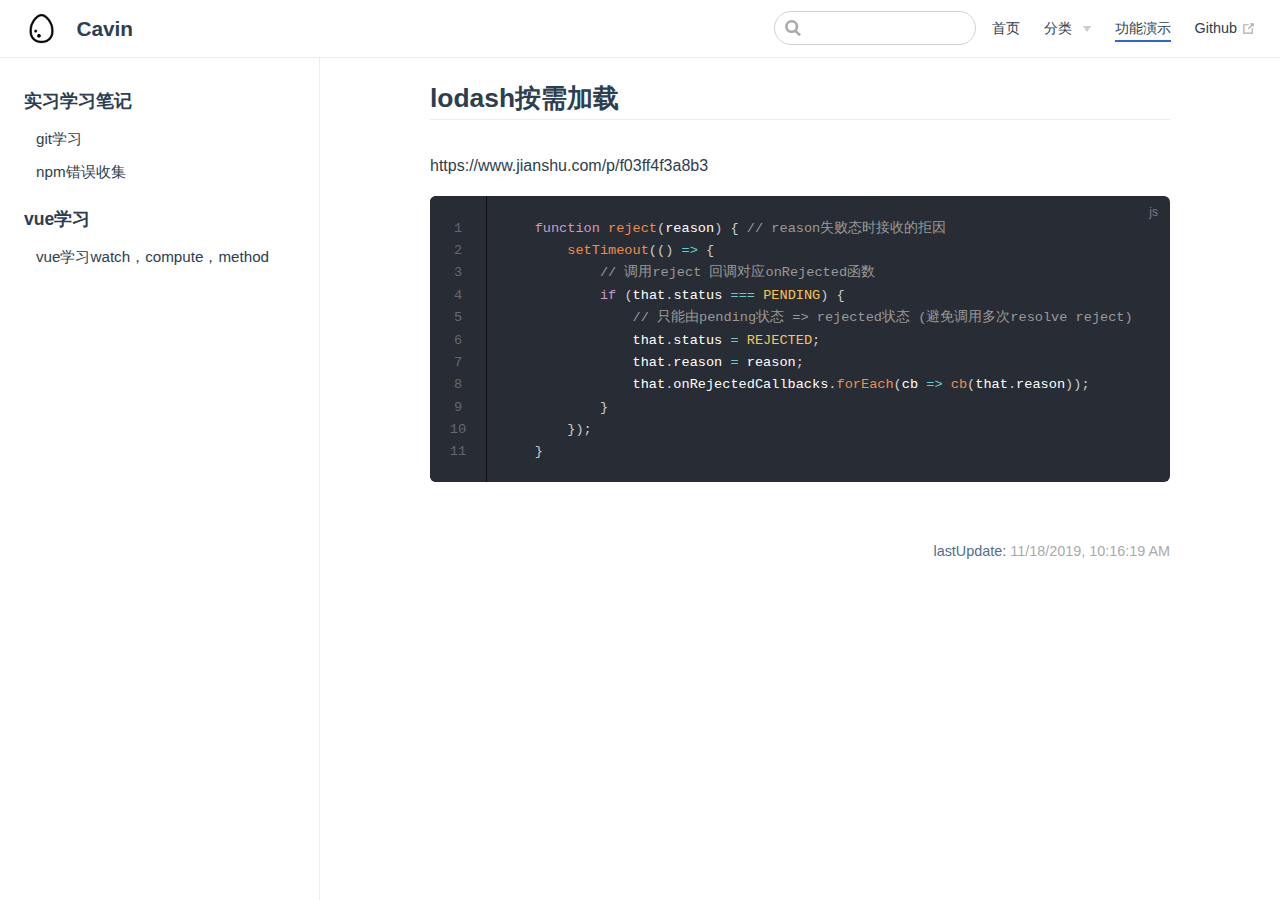
<file: pages/folder1/test3.html>
<!DOCTYPE html>
<html lang="en-US">
  <head>
    <meta charset="utf-8">
    <meta name="viewport" content="width=device-width,initial-scale=1">
    <title>lodash按需加载 | Cavin</title>
    <meta name="description" content="前端学习笔记">
    <link rel="icon" href="/egg.png">
    
    <link rel="preload" href="/assets/css/0.styles.1fb4c0e2.css" as="style"><link rel="preload" href="/assets/js/app.236d2640.js" as="script"><link rel="preload" href="/assets/js/2.b8d9ada9.js" as="script"><link rel="preload" href="/assets/js/12.8be5f484.js" as="script"><link rel="prefetch" href="/assets/js/10.6ba87b09.js"><link rel="prefetch" href="/assets/js/11.6cbda55f.js"><link rel="prefetch" href="/assets/js/13.43afdd17.js"><link rel="prefetch" href="/assets/js/14.6f6ef546.js"><link rel="prefetch" href="/assets/js/15.2c98f7cd.js"><link rel="prefetch" href="/assets/js/16.c674646e.js"><link rel="prefetch" href="/assets/js/3.96bad940.js"><link rel="prefetch" href="/assets/js/4.6e181ce9.js"><link rel="prefetch" href="/assets/js/5.6f0171d8.js"><link rel="prefetch" href="/assets/js/6.aa9be725.js"><link rel="prefetch" href="/assets/js/7.fbcb9e01.js"><link rel="prefetch" href="/assets/js/8.c2e7aab1.js"><link rel="prefetch" href="/assets/js/9.74555c9c.js">
    <link rel="stylesheet" href="/assets/css/0.styles.1fb4c0e2.css">
  </head>
  <body>
    <div id="app" data-server-rendered="true"><div class="theme-container"><header class="navbar"><div class="sidebar-button"><svg xmlns="http://www.w3.org/2000/svg" aria-hidden="true" role="img" viewBox="0 0 448 512" class="icon"><path fill="currentColor" d="M436 124H12c-6.627 0-12-5.373-12-12V80c0-6.627 5.373-12 12-12h424c6.627 0 12 5.373 12 12v32c0 6.627-5.373 12-12 12zm0 160H12c-6.627 0-12-5.373-12-12v-32c0-6.627 5.373-12 12-12h424c6.627 0 12 5.373 12 12v32c0 6.627-5.373 12-12 12zm0 160H12c-6.627 0-12-5.373-12-12v-32c0-6.627 5.373-12 12-12h424c6.627 0 12 5.373 12 12v32c0 6.627-5.373 12-12 12z"></path></svg></div> <a href="/" class="home-link router-link-active"><img src="/egg.png" alt="Cavin" class="logo"> <span class="site-name can-hide">Cavin</span></a> <div class="links"><div class="search-box"><input aria-label="Search" autocomplete="off" spellcheck="false" value=""> <!----></div> <nav class="nav-links can-hide"><div class="nav-item"><a href="/" class="nav-link">首页</a></div><div class="nav-item"><div class="dropdown-wrapper"><button type="button" aria-label="分类" class="dropdown-title"><span class="title">分类</span> <span class="arrow right"></span></button> <ul class="nav-dropdown" style="display:none;"><li class="dropdown-item"><!----> <a href="/pages/folder1/git.html" class="nav-link">文章</a></li><li class="dropdown-item"><!----> <a href="/pages/folder2/test4.html" class="nav-link">琐碎</a></li></ul></div></div><div class="nav-item"><a href="/pages/folder1/test3.html" class="nav-link router-link-exact-active router-link-active">功能演示</a></div><div class="nav-item"><a href="https://github.com/YuanWenLai" target="_blank" rel="noopener noreferrer" class="nav-link external">
  Github
  <svg xmlns="http://www.w3.org/2000/svg" aria-hidden="true" x="0px" y="0px" viewBox="0 0 100 100" width="15" height="15" class="icon outbound"><path fill="currentColor" d="M18.8,85.1h56l0,0c2.2,0,4-1.8,4-4v-32h-8v28h-48v-48h28v-8h-32l0,0c-2.2,0-4,1.8-4,4v56C14.8,83.3,16.6,85.1,18.8,85.1z"></path> <polygon fill="currentColor" points="45.7,48.7 51.3,54.3 77.2,28.5 77.2,37.2 85.2,37.2 85.2,14.9 62.8,14.9 62.8,22.9 71.5,22.9"></polygon></svg></a></div> <!----></nav></div></header> <div class="sidebar-mask"></div> <aside class="sidebar"><nav class="nav-links"><div class="nav-item"><a href="/" class="nav-link">首页</a></div><div class="nav-item"><div class="dropdown-wrapper"><button type="button" aria-label="分类" class="dropdown-title"><span class="title">分类</span> <span class="arrow right"></span></button> <ul class="nav-dropdown" style="display:none;"><li class="dropdown-item"><!----> <a href="/pages/folder1/git.html" class="nav-link">文章</a></li><li class="dropdown-item"><!----> <a href="/pages/folder2/test4.html" class="nav-link">琐碎</a></li></ul></div></div><div class="nav-item"><a href="/pages/folder1/test3.html" class="nav-link router-link-exact-active router-link-active">功能演示</a></div><div class="nav-item"><a href="https://github.com/YuanWenLai" target="_blank" rel="noopener noreferrer" class="nav-link external">
  Github
  <svg xmlns="http://www.w3.org/2000/svg" aria-hidden="true" x="0px" y="0px" viewBox="0 0 100 100" width="15" height="15" class="icon outbound"><path fill="currentColor" d="M18.8,85.1h56l0,0c2.2,0,4-1.8,4-4v-32h-8v28h-48v-48h28v-8h-32l0,0c-2.2,0-4,1.8-4,4v56C14.8,83.3,16.6,85.1,18.8,85.1z"></path> <polygon fill="currentColor" points="45.7,48.7 51.3,54.3 77.2,28.5 77.2,37.2 85.2,37.2 85.2,14.9 62.8,14.9 62.8,22.9 71.5,22.9"></polygon></svg></a></div> <!----></nav>  <ul class="sidebar-links"><li><section class="sidebar-group depth-0"><p class="sidebar-heading open"><span>实习学习笔记</span> <!----></p> <ul class="sidebar-links sidebar-group-items"><li><a href="/pages/folder1/git.html" class="sidebar-link">git学习</a></li><li><a href="/pages/folder1/npm.html" class="sidebar-link">npm错误收集</a></li></ul></section></li><li><section class="sidebar-group depth-0"><p class="sidebar-heading"><span>vue学习</span> <!----></p> <ul class="sidebar-links sidebar-group-items"><li><a href="/pages/folder1/vue-learn.html" class="sidebar-link">vue学习watch，compute，method</a></li></ul></section></li></ul> </aside> <main class="page"> <div class="theme-default-content content__default"><h2 id="lodash按需加载"><a href="#lodash按需加载" class="header-anchor">#</a> lodash按需加载</h2> <p>https://www.jianshu.com/p/f03ff4f3a8b3</p> <div class="language-js line-numbers-mode"><pre class="language-js"><code>    <span class="token keyword">function</span> <span class="token function">reject</span><span class="token punctuation">(</span><span class="token parameter">reason</span><span class="token punctuation">)</span> <span class="token punctuation">{</span> <span class="token comment">// reason失败态时接收的拒因</span>
        <span class="token function">setTimeout</span><span class="token punctuation">(</span><span class="token punctuation">(</span><span class="token punctuation">)</span> <span class="token operator">=&gt;</span> <span class="token punctuation">{</span>
            <span class="token comment">// 调用reject 回调对应onRejected函数</span>
            <span class="token keyword">if</span> <span class="token punctuation">(</span>that<span class="token punctuation">.</span>status <span class="token operator">===</span> <span class="token constant">PENDING</span><span class="token punctuation">)</span> <span class="token punctuation">{</span>
                <span class="token comment">// 只能由pending状态 =&gt; rejected状态 (避免调用多次resolve reject)</span>
                that<span class="token punctuation">.</span>status <span class="token operator">=</span> <span class="token constant">REJECTED</span><span class="token punctuation">;</span>
                that<span class="token punctuation">.</span>reason <span class="token operator">=</span> reason<span class="token punctuation">;</span>
                that<span class="token punctuation">.</span>onRejectedCallbacks<span class="token punctuation">.</span><span class="token function">forEach</span><span class="token punctuation">(</span><span class="token parameter">cb</span> <span class="token operator">=&gt;</span> <span class="token function">cb</span><span class="token punctuation">(</span>that<span class="token punctuation">.</span>reason<span class="token punctuation">)</span><span class="token punctuation">)</span><span class="token punctuation">;</span>
            <span class="token punctuation">}</span>
        <span class="token punctuation">}</span><span class="token punctuation">)</span><span class="token punctuation">;</span>
    <span class="token punctuation">}</span>
</code></pre> <div class="line-numbers-wrapper"><span class="line-number">1</span><br><span class="line-number">2</span><br><span class="line-number">3</span><br><span class="line-number">4</span><br><span class="line-number">5</span><br><span class="line-number">6</span><br><span class="line-number">7</span><br><span class="line-number">8</span><br><span class="line-number">9</span><br><span class="line-number">10</span><br><span class="line-number">11</span><br></div></div></div> <footer class="page-edit"><!----> <div class="last-updated"><span class="prefix">lastUpdate:</span> <span class="time">11/18/2019, 10:16:19 AM</span></div></footer> <!----> </main></div><div class="global-ui"></div></div>
    <script src="/assets/js/app.236d2640.js" defer></script><script src="/assets/js/2.b8d9ada9.js" defer></script><script src="/assets/js/12.8be5f484.js" defer></script>
  </body>
</html>
</file>
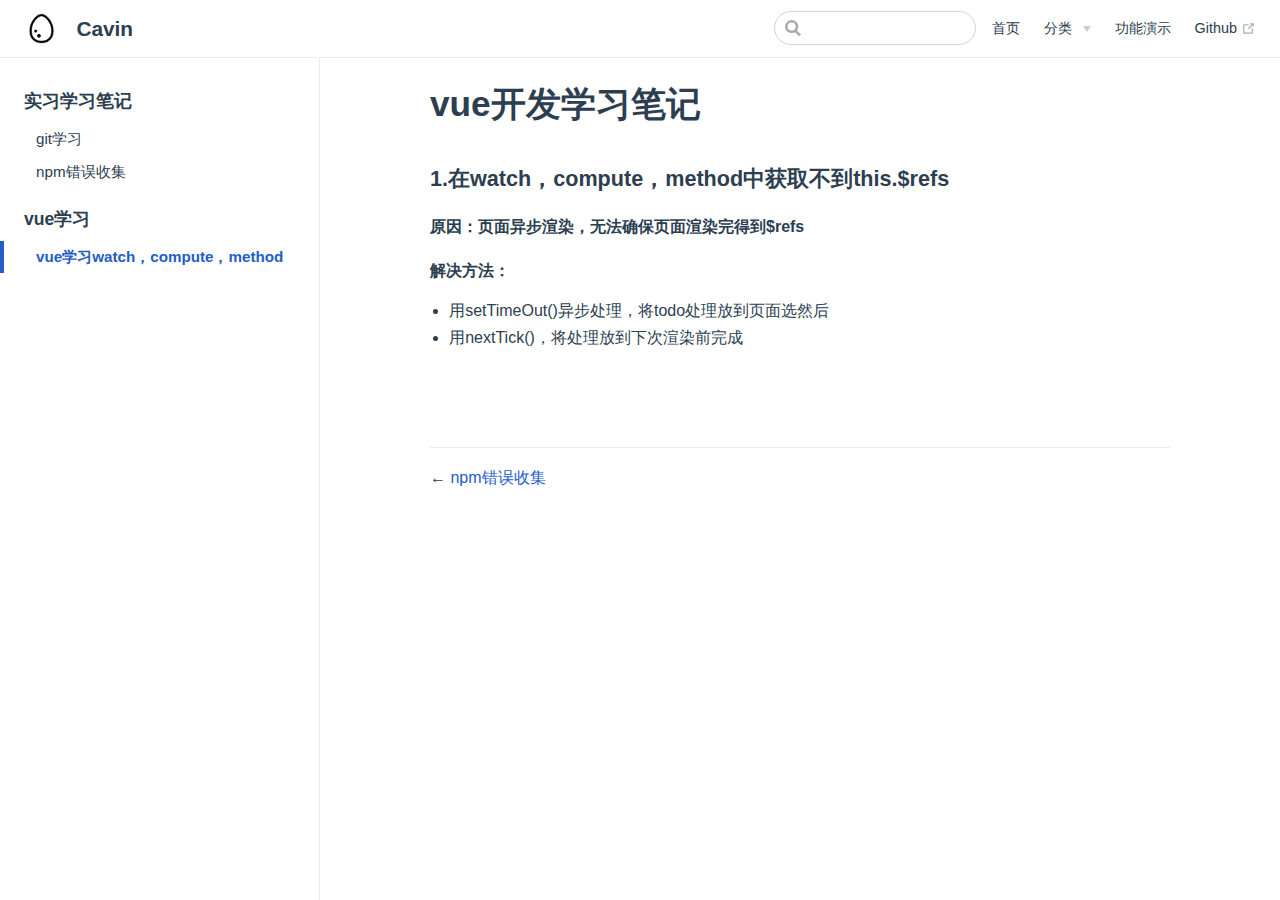
<file: pages/folder1/vue-learn.html>
<!DOCTYPE html>
<html lang="en-US">
  <head>
    <meta charset="utf-8">
    <meta name="viewport" content="width=device-width,initial-scale=1">
    <title>vue开发学习笔记 | Cavin</title>
    <meta name="description" content="前端学习笔记">
    <link rel="icon" href="/egg.png">
    
    <link rel="preload" href="/assets/css/0.styles.1fb4c0e2.css" as="style"><link rel="preload" href="/assets/js/app.236d2640.js" as="script"><link rel="preload" href="/assets/js/2.b8d9ada9.js" as="script"><link rel="preload" href="/assets/js/13.43afdd17.js" as="script"><link rel="prefetch" href="/assets/js/10.6ba87b09.js"><link rel="prefetch" href="/assets/js/11.6cbda55f.js"><link rel="prefetch" href="/assets/js/12.8be5f484.js"><link rel="prefetch" href="/assets/js/14.6f6ef546.js"><link rel="prefetch" href="/assets/js/15.2c98f7cd.js"><link rel="prefetch" href="/assets/js/16.c674646e.js"><link rel="prefetch" href="/assets/js/3.96bad940.js"><link rel="prefetch" href="/assets/js/4.6e181ce9.js"><link rel="prefetch" href="/assets/js/5.6f0171d8.js"><link rel="prefetch" href="/assets/js/6.aa9be725.js"><link rel="prefetch" href="/assets/js/7.fbcb9e01.js"><link rel="prefetch" href="/assets/js/8.c2e7aab1.js"><link rel="prefetch" href="/assets/js/9.74555c9c.js">
    <link rel="stylesheet" href="/assets/css/0.styles.1fb4c0e2.css">
  </head>
  <body>
    <div id="app" data-server-rendered="true"><div class="theme-container"><header class="navbar"><div class="sidebar-button"><svg xmlns="http://www.w3.org/2000/svg" aria-hidden="true" role="img" viewBox="0 0 448 512" class="icon"><path fill="currentColor" d="M436 124H12c-6.627 0-12-5.373-12-12V80c0-6.627 5.373-12 12-12h424c6.627 0 12 5.373 12 12v32c0 6.627-5.373 12-12 12zm0 160H12c-6.627 0-12-5.373-12-12v-32c0-6.627 5.373-12 12-12h424c6.627 0 12 5.373 12 12v32c0 6.627-5.373 12-12 12zm0 160H12c-6.627 0-12-5.373-12-12v-32c0-6.627 5.373-12 12-12h424c6.627 0 12 5.373 12 12v32c0 6.627-5.373 12-12 12z"></path></svg></div> <a href="/" class="home-link router-link-active"><img src="/egg.png" alt="Cavin" class="logo"> <span class="site-name can-hide">Cavin</span></a> <div class="links"><div class="search-box"><input aria-label="Search" autocomplete="off" spellcheck="false" value=""> <!----></div> <nav class="nav-links can-hide"><div class="nav-item"><a href="/" class="nav-link">首页</a></div><div class="nav-item"><div class="dropdown-wrapper"><button type="button" aria-label="分类" class="dropdown-title"><span class="title">分类</span> <span class="arrow right"></span></button> <ul class="nav-dropdown" style="display:none;"><li class="dropdown-item"><!----> <a href="/pages/folder1/git.html" class="nav-link">文章</a></li><li class="dropdown-item"><!----> <a href="/pages/folder2/test4.html" class="nav-link">琐碎</a></li></ul></div></div><div class="nav-item"><a href="/pages/folder1/test3.html" class="nav-link">功能演示</a></div><div class="nav-item"><a href="https://github.com/YuanWenLai" target="_blank" rel="noopener noreferrer" class="nav-link external">
  Github
  <svg xmlns="http://www.w3.org/2000/svg" aria-hidden="true" x="0px" y="0px" viewBox="0 0 100 100" width="15" height="15" class="icon outbound"><path fill="currentColor" d="M18.8,85.1h56l0,0c2.2,0,4-1.8,4-4v-32h-8v28h-48v-48h28v-8h-32l0,0c-2.2,0-4,1.8-4,4v56C14.8,83.3,16.6,85.1,18.8,85.1z"></path> <polygon fill="currentColor" points="45.7,48.7 51.3,54.3 77.2,28.5 77.2,37.2 85.2,37.2 85.2,14.9 62.8,14.9 62.8,22.9 71.5,22.9"></polygon></svg></a></div> <!----></nav></div></header> <div class="sidebar-mask"></div> <aside class="sidebar"><nav class="nav-links"><div class="nav-item"><a href="/" class="nav-link">首页</a></div><div class="nav-item"><div class="dropdown-wrapper"><button type="button" aria-label="分类" class="dropdown-title"><span class="title">分类</span> <span class="arrow right"></span></button> <ul class="nav-dropdown" style="display:none;"><li class="dropdown-item"><!----> <a href="/pages/folder1/git.html" class="nav-link">文章</a></li><li class="dropdown-item"><!----> <a href="/pages/folder2/test4.html" class="nav-link">琐碎</a></li></ul></div></div><div class="nav-item"><a href="/pages/folder1/test3.html" class="nav-link">功能演示</a></div><div class="nav-item"><a href="https://github.com/YuanWenLai" target="_blank" rel="noopener noreferrer" class="nav-link external">
  Github
  <svg xmlns="http://www.w3.org/2000/svg" aria-hidden="true" x="0px" y="0px" viewBox="0 0 100 100" width="15" height="15" class="icon outbound"><path fill="currentColor" d="M18.8,85.1h56l0,0c2.2,0,4-1.8,4-4v-32h-8v28h-48v-48h28v-8h-32l0,0c-2.2,0-4,1.8-4,4v56C14.8,83.3,16.6,85.1,18.8,85.1z"></path> <polygon fill="currentColor" points="45.7,48.7 51.3,54.3 77.2,28.5 77.2,37.2 85.2,37.2 85.2,14.9 62.8,14.9 62.8,22.9 71.5,22.9"></polygon></svg></a></div> <!----></nav>  <ul class="sidebar-links"><li><section class="sidebar-group depth-0"><p class="sidebar-heading"><span>实习学习笔记</span> <!----></p> <ul class="sidebar-links sidebar-group-items"><li><a href="/pages/folder1/git.html" class="sidebar-link">git学习</a></li><li><a href="/pages/folder1/npm.html" class="sidebar-link">npm错误收集</a></li></ul></section></li><li><section class="sidebar-group depth-0"><p class="sidebar-heading open"><span>vue学习</span> <!----></p> <ul class="sidebar-links sidebar-group-items"><li><a href="/pages/folder1/vue-learn.html" class="active sidebar-link">vue学习watch，compute，method</a><ul class="sidebar-sub-headers"></ul></li></ul></section></li></ul> </aside> <main class="page"> <div class="theme-default-content content__default"><h1 id="vue开发学习笔记"><a href="#vue开发学习笔记" class="header-anchor">#</a> vue开发学习笔记</h1> <h3 id="_1-在watch，compute，method中获取不到this-refs"><a href="#_1-在watch，compute，method中获取不到this-refs" class="header-anchor">#</a> 1.在watch，compute，method中获取不到this.$refs</h3> <h4 id="原因：页面异步渲染，无法确保页面渲染完得到-refs"><a href="#原因：页面异步渲染，无法确保页面渲染完得到-refs" class="header-anchor">#</a> 原因：页面异步渲染，无法确保页面渲染完得到$refs</h4> <h4 id="解决方法："><a href="#解决方法：" class="header-anchor">#</a> 解决方法：</h4> <ul><li>用setTimeOut()异步处理，将todo处理放到页面选然后</li> <li>用nextTick()，将处理放到下次渲染前完成</li></ul></div> <footer class="page-edit"><!----> <!----></footer> <div class="page-nav"><p class="inner"><span class="prev">
      ←
      <a href="/pages/folder1/npm.html" class="prev">npm错误收集</a></span> <!----></p></div> </main></div><div class="global-ui"></div></div>
    <script src="/assets/js/app.236d2640.js" defer></script><script src="/assets/js/2.b8d9ada9.js" defer></script><script src="/assets/js/13.43afdd17.js" defer></script>
  </body>
</html>
</file>
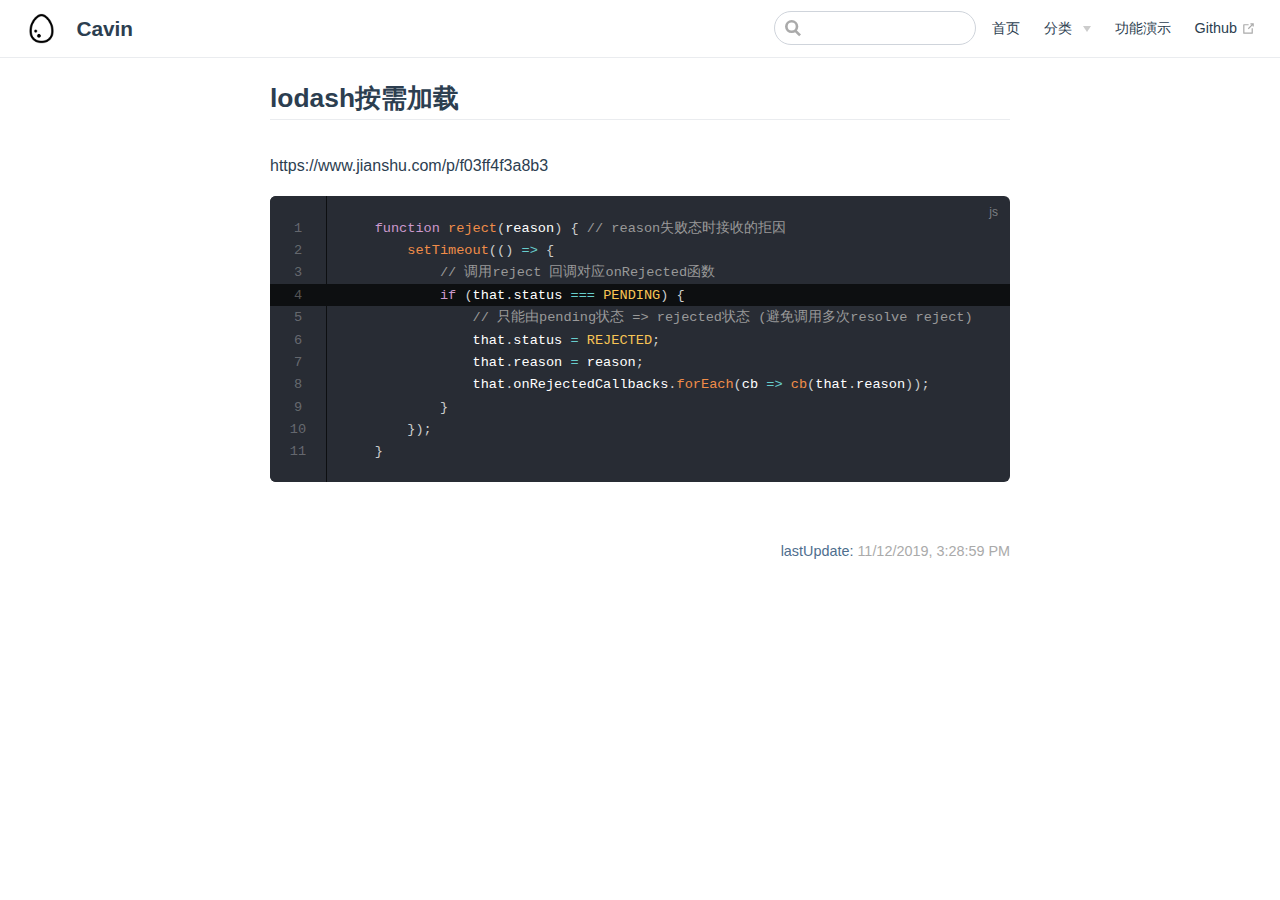
<file: pages/folder2/test4.html>
<!DOCTYPE html>
<html lang="en-US">
  <head>
    <meta charset="utf-8">
    <meta name="viewport" content="width=device-width,initial-scale=1">
    <title>lodash按需加载 | Cavin</title>
    <meta name="description" content="前端学习笔记">
    <link rel="icon" href="/egg.png">
    
    <link rel="preload" href="/assets/css/0.styles.1fb4c0e2.css" as="style"><link rel="preload" href="/assets/js/app.236d2640.js" as="script"><link rel="preload" href="/assets/js/2.b8d9ada9.js" as="script"><link rel="preload" href="/assets/js/14.6f6ef546.js" as="script"><link rel="prefetch" href="/assets/js/10.6ba87b09.js"><link rel="prefetch" href="/assets/js/11.6cbda55f.js"><link rel="prefetch" href="/assets/js/12.8be5f484.js"><link rel="prefetch" href="/assets/js/13.43afdd17.js"><link rel="prefetch" href="/assets/js/15.2c98f7cd.js"><link rel="prefetch" href="/assets/js/16.c674646e.js"><link rel="prefetch" href="/assets/js/3.96bad940.js"><link rel="prefetch" href="/assets/js/4.6e181ce9.js"><link rel="prefetch" href="/assets/js/5.6f0171d8.js"><link rel="prefetch" href="/assets/js/6.aa9be725.js"><link rel="prefetch" href="/assets/js/7.fbcb9e01.js"><link rel="prefetch" href="/assets/js/8.c2e7aab1.js"><link rel="prefetch" href="/assets/js/9.74555c9c.js">
    <link rel="stylesheet" href="/assets/css/0.styles.1fb4c0e2.css">
  </head>
  <body>
    <div id="app" data-server-rendered="true"><div class="theme-container no-sidebar"><header class="navbar"><div class="sidebar-button"><svg xmlns="http://www.w3.org/2000/svg" aria-hidden="true" role="img" viewBox="0 0 448 512" class="icon"><path fill="currentColor" d="M436 124H12c-6.627 0-12-5.373-12-12V80c0-6.627 5.373-12 12-12h424c6.627 0 12 5.373 12 12v32c0 6.627-5.373 12-12 12zm0 160H12c-6.627 0-12-5.373-12-12v-32c0-6.627 5.373-12 12-12h424c6.627 0 12 5.373 12 12v32c0 6.627-5.373 12-12 12zm0 160H12c-6.627 0-12-5.373-12-12v-32c0-6.627 5.373-12 12-12h424c6.627 0 12 5.373 12 12v32c0 6.627-5.373 12-12 12z"></path></svg></div> <a href="/" class="home-link router-link-active"><img src="/egg.png" alt="Cavin" class="logo"> <span class="site-name can-hide">Cavin</span></a> <div class="links"><div class="search-box"><input aria-label="Search" autocomplete="off" spellcheck="false" value=""> <!----></div> <nav class="nav-links can-hide"><div class="nav-item"><a href="/" class="nav-link">首页</a></div><div class="nav-item"><div class="dropdown-wrapper"><button type="button" aria-label="分类" class="dropdown-title"><span class="title">分类</span> <span class="arrow right"></span></button> <ul class="nav-dropdown" style="display:none;"><li class="dropdown-item"><!----> <a href="/pages/folder1/git.html" class="nav-link">文章</a></li><li class="dropdown-item"><!----> <a href="/pages/folder2/test4.html" class="nav-link router-link-exact-active router-link-active">琐碎</a></li></ul></div></div><div class="nav-item"><a href="/pages/folder1/test3.html" class="nav-link">功能演示</a></div><div class="nav-item"><a href="https://github.com/YuanWenLai" target="_blank" rel="noopener noreferrer" class="nav-link external">
  Github
  <svg xmlns="http://www.w3.org/2000/svg" aria-hidden="true" x="0px" y="0px" viewBox="0 0 100 100" width="15" height="15" class="icon outbound"><path fill="currentColor" d="M18.8,85.1h56l0,0c2.2,0,4-1.8,4-4v-32h-8v28h-48v-48h28v-8h-32l0,0c-2.2,0-4,1.8-4,4v56C14.8,83.3,16.6,85.1,18.8,85.1z"></path> <polygon fill="currentColor" points="45.7,48.7 51.3,54.3 77.2,28.5 77.2,37.2 85.2,37.2 85.2,14.9 62.8,14.9 62.8,22.9 71.5,22.9"></polygon></svg></a></div> <!----></nav></div></header> <div class="sidebar-mask"></div> <aside class="sidebar"><nav class="nav-links"><div class="nav-item"><a href="/" class="nav-link">首页</a></div><div class="nav-item"><div class="dropdown-wrapper"><button type="button" aria-label="分类" class="dropdown-title"><span class="title">分类</span> <span class="arrow right"></span></button> <ul class="nav-dropdown" style="display:none;"><li class="dropdown-item"><!----> <a href="/pages/folder1/git.html" class="nav-link">文章</a></li><li class="dropdown-item"><!----> <a href="/pages/folder2/test4.html" class="nav-link router-link-exact-active router-link-active">琐碎</a></li></ul></div></div><div class="nav-item"><a href="/pages/folder1/test3.html" class="nav-link">功能演示</a></div><div class="nav-item"><a href="https://github.com/YuanWenLai" target="_blank" rel="noopener noreferrer" class="nav-link external">
  Github
  <svg xmlns="http://www.w3.org/2000/svg" aria-hidden="true" x="0px" y="0px" viewBox="0 0 100 100" width="15" height="15" class="icon outbound"><path fill="currentColor" d="M18.8,85.1h56l0,0c2.2,0,4-1.8,4-4v-32h-8v28h-48v-48h28v-8h-32l0,0c-2.2,0-4,1.8-4,4v56C14.8,83.3,16.6,85.1,18.8,85.1z"></path> <polygon fill="currentColor" points="45.7,48.7 51.3,54.3 77.2,28.5 77.2,37.2 85.2,37.2 85.2,14.9 62.8,14.9 62.8,22.9 71.5,22.9"></polygon></svg></a></div> <!----></nav>  <!----> </aside> <main class="page"> <div class="theme-default-content content__default"><h2 id="lodash按需加载"><a href="#lodash按需加载" class="header-anchor">#</a> lodash按需加载</h2> <p>https://www.jianshu.com/p/f03ff4f3a8b3</p> <div class="language-js line-numbers-mode"><div class="highlight-lines"><br><br><br><div class="highlighted"> </div><br><br><br><br><br><br><br><br></div><pre class="language-js"><code>    <span class="token keyword">function</span> <span class="token function">reject</span><span class="token punctuation">(</span><span class="token parameter">reason</span><span class="token punctuation">)</span> <span class="token punctuation">{</span> <span class="token comment">// reason失败态时接收的拒因</span>
        <span class="token function">setTimeout</span><span class="token punctuation">(</span><span class="token punctuation">(</span><span class="token punctuation">)</span> <span class="token operator">=&gt;</span> <span class="token punctuation">{</span>
            <span class="token comment">// 调用reject 回调对应onRejected函数</span>
            <span class="token keyword">if</span> <span class="token punctuation">(</span>that<span class="token punctuation">.</span>status <span class="token operator">===</span> <span class="token constant">PENDING</span><span class="token punctuation">)</span> <span class="token punctuation">{</span>
                <span class="token comment">// 只能由pending状态 =&gt; rejected状态 (避免调用多次resolve reject)</span>
                that<span class="token punctuation">.</span>status <span class="token operator">=</span> <span class="token constant">REJECTED</span><span class="token punctuation">;</span>
                that<span class="token punctuation">.</span>reason <span class="token operator">=</span> reason<span class="token punctuation">;</span>
                that<span class="token punctuation">.</span>onRejectedCallbacks<span class="token punctuation">.</span><span class="token function">forEach</span><span class="token punctuation">(</span><span class="token parameter">cb</span> <span class="token operator">=&gt;</span> <span class="token function">cb</span><span class="token punctuation">(</span>that<span class="token punctuation">.</span>reason<span class="token punctuation">)</span><span class="token punctuation">)</span><span class="token punctuation">;</span>
            <span class="token punctuation">}</span>
        <span class="token punctuation">}</span><span class="token punctuation">)</span><span class="token punctuation">;</span>
    <span class="token punctuation">}</span>
</code></pre><div class="line-numbers-wrapper"><span class="line-number">1</span><br><span class="line-number">2</span><br><span class="line-number">3</span><br><span class="line-number">4</span><br><span class="line-number">5</span><br><span class="line-number">6</span><br><span class="line-number">7</span><br><span class="line-number">8</span><br><span class="line-number">9</span><br><span class="line-number">10</span><br><span class="line-number">11</span><br></div></div></div> <footer class="page-edit"><!----> <div class="last-updated"><span class="prefix">lastUpdate:</span> <span class="time">11/12/2019, 3:28:59 PM</span></div></footer> <!----> </main></div><div class="global-ui"></div></div>
    <script src="/assets/js/app.236d2640.js" defer></script><script src="/assets/js/2.b8d9ada9.js" defer></script><script src="/assets/js/14.6f6ef546.js" defer></script>
  </body>
</html>
</file>
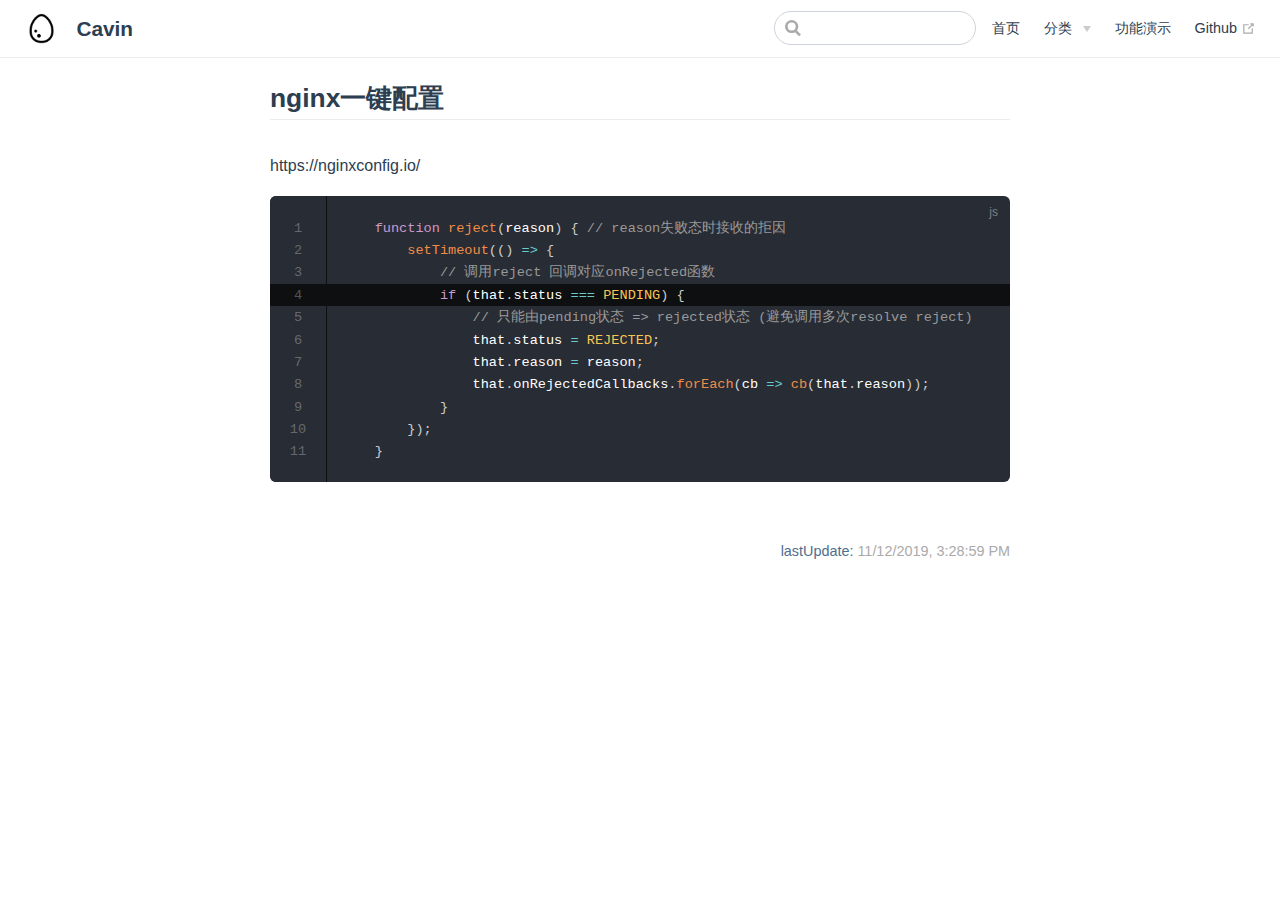
<file: pages/folder2/test5.html>
<!DOCTYPE html>
<html lang="en-US">
  <head>
    <meta charset="utf-8">
    <meta name="viewport" content="width=device-width,initial-scale=1">
    <title>nginx一键配置 | Cavin</title>
    <meta name="description" content="前端学习笔记">
    <link rel="icon" href="/egg.png">
    
    <link rel="preload" href="/assets/css/0.styles.1fb4c0e2.css" as="style"><link rel="preload" href="/assets/js/app.236d2640.js" as="script"><link rel="preload" href="/assets/js/2.b8d9ada9.js" as="script"><link rel="preload" href="/assets/js/15.2c98f7cd.js" as="script"><link rel="prefetch" href="/assets/js/10.6ba87b09.js"><link rel="prefetch" href="/assets/js/11.6cbda55f.js"><link rel="prefetch" href="/assets/js/12.8be5f484.js"><link rel="prefetch" href="/assets/js/13.43afdd17.js"><link rel="prefetch" href="/assets/js/14.6f6ef546.js"><link rel="prefetch" href="/assets/js/16.c674646e.js"><link rel="prefetch" href="/assets/js/3.96bad940.js"><link rel="prefetch" href="/assets/js/4.6e181ce9.js"><link rel="prefetch" href="/assets/js/5.6f0171d8.js"><link rel="prefetch" href="/assets/js/6.aa9be725.js"><link rel="prefetch" href="/assets/js/7.fbcb9e01.js"><link rel="prefetch" href="/assets/js/8.c2e7aab1.js"><link rel="prefetch" href="/assets/js/9.74555c9c.js">
    <link rel="stylesheet" href="/assets/css/0.styles.1fb4c0e2.css">
  </head>
  <body>
    <div id="app" data-server-rendered="true"><div class="theme-container no-sidebar"><header class="navbar"><div class="sidebar-button"><svg xmlns="http://www.w3.org/2000/svg" aria-hidden="true" role="img" viewBox="0 0 448 512" class="icon"><path fill="currentColor" d="M436 124H12c-6.627 0-12-5.373-12-12V80c0-6.627 5.373-12 12-12h424c6.627 0 12 5.373 12 12v32c0 6.627-5.373 12-12 12zm0 160H12c-6.627 0-12-5.373-12-12v-32c0-6.627 5.373-12 12-12h424c6.627 0 12 5.373 12 12v32c0 6.627-5.373 12-12 12zm0 160H12c-6.627 0-12-5.373-12-12v-32c0-6.627 5.373-12 12-12h424c6.627 0 12 5.373 12 12v32c0 6.627-5.373 12-12 12z"></path></svg></div> <a href="/" class="home-link router-link-active"><img src="/egg.png" alt="Cavin" class="logo"> <span class="site-name can-hide">Cavin</span></a> <div class="links"><div class="search-box"><input aria-label="Search" autocomplete="off" spellcheck="false" value=""> <!----></div> <nav class="nav-links can-hide"><div class="nav-item"><a href="/" class="nav-link">首页</a></div><div class="nav-item"><div class="dropdown-wrapper"><button type="button" aria-label="分类" class="dropdown-title"><span class="title">分类</span> <span class="arrow right"></span></button> <ul class="nav-dropdown" style="display:none;"><li class="dropdown-item"><!----> <a href="/pages/folder1/git.html" class="nav-link">文章</a></li><li class="dropdown-item"><!----> <a href="/pages/folder2/test4.html" class="nav-link">琐碎</a></li></ul></div></div><div class="nav-item"><a href="/pages/folder1/test3.html" class="nav-link">功能演示</a></div><div class="nav-item"><a href="https://github.com/YuanWenLai" target="_blank" rel="noopener noreferrer" class="nav-link external">
  Github
  <svg xmlns="http://www.w3.org/2000/svg" aria-hidden="true" x="0px" y="0px" viewBox="0 0 100 100" width="15" height="15" class="icon outbound"><path fill="currentColor" d="M18.8,85.1h56l0,0c2.2,0,4-1.8,4-4v-32h-8v28h-48v-48h28v-8h-32l0,0c-2.2,0-4,1.8-4,4v56C14.8,83.3,16.6,85.1,18.8,85.1z"></path> <polygon fill="currentColor" points="45.7,48.7 51.3,54.3 77.2,28.5 77.2,37.2 85.2,37.2 85.2,14.9 62.8,14.9 62.8,22.9 71.5,22.9"></polygon></svg></a></div> <!----></nav></div></header> <div class="sidebar-mask"></div> <aside class="sidebar"><nav class="nav-links"><div class="nav-item"><a href="/" class="nav-link">首页</a></div><div class="nav-item"><div class="dropdown-wrapper"><button type="button" aria-label="分类" class="dropdown-title"><span class="title">分类</span> <span class="arrow right"></span></button> <ul class="nav-dropdown" style="display:none;"><li class="dropdown-item"><!----> <a href="/pages/folder1/git.html" class="nav-link">文章</a></li><li class="dropdown-item"><!----> <a href="/pages/folder2/test4.html" class="nav-link">琐碎</a></li></ul></div></div><div class="nav-item"><a href="/pages/folder1/test3.html" class="nav-link">功能演示</a></div><div class="nav-item"><a href="https://github.com/YuanWenLai" target="_blank" rel="noopener noreferrer" class="nav-link external">
  Github
  <svg xmlns="http://www.w3.org/2000/svg" aria-hidden="true" x="0px" y="0px" viewBox="0 0 100 100" width="15" height="15" class="icon outbound"><path fill="currentColor" d="M18.8,85.1h56l0,0c2.2,0,4-1.8,4-4v-32h-8v28h-48v-48h28v-8h-32l0,0c-2.2,0-4,1.8-4,4v56C14.8,83.3,16.6,85.1,18.8,85.1z"></path> <polygon fill="currentColor" points="45.7,48.7 51.3,54.3 77.2,28.5 77.2,37.2 85.2,37.2 85.2,14.9 62.8,14.9 62.8,22.9 71.5,22.9"></polygon></svg></a></div> <!----></nav>  <!----> </aside> <main class="page"> <div class="theme-default-content content__default"><h2 id="nginx一键配置"><a href="#nginx一键配置" class="header-anchor">#</a> nginx一键配置</h2> <p>https://nginxconfig.io/</p> <div class="language-js line-numbers-mode"><div class="highlight-lines"><br><br><br><div class="highlighted"> </div><br><br><br><br><br><br><br><br></div><pre class="language-js"><code>    <span class="token keyword">function</span> <span class="token function">reject</span><span class="token punctuation">(</span><span class="token parameter">reason</span><span class="token punctuation">)</span> <span class="token punctuation">{</span> <span class="token comment">// reason失败态时接收的拒因</span>
        <span class="token function">setTimeout</span><span class="token punctuation">(</span><span class="token punctuation">(</span><span class="token punctuation">)</span> <span class="token operator">=&gt;</span> <span class="token punctuation">{</span>
            <span class="token comment">// 调用reject 回调对应onRejected函数</span>
            <span class="token keyword">if</span> <span class="token punctuation">(</span>that<span class="token punctuation">.</span>status <span class="token operator">===</span> <span class="token constant">PENDING</span><span class="token punctuation">)</span> <span class="token punctuation">{</span>
                <span class="token comment">// 只能由pending状态 =&gt; rejected状态 (避免调用多次resolve reject)</span>
                that<span class="token punctuation">.</span>status <span class="token operator">=</span> <span class="token constant">REJECTED</span><span class="token punctuation">;</span>
                that<span class="token punctuation">.</span>reason <span class="token operator">=</span> reason<span class="token punctuation">;</span>
                that<span class="token punctuation">.</span>onRejectedCallbacks<span class="token punctuation">.</span><span class="token function">forEach</span><span class="token punctuation">(</span><span class="token parameter">cb</span> <span class="token operator">=&gt;</span> <span class="token function">cb</span><span class="token punctuation">(</span>that<span class="token punctuation">.</span>reason<span class="token punctuation">)</span><span class="token punctuation">)</span><span class="token punctuation">;</span>
            <span class="token punctuation">}</span>
        <span class="token punctuation">}</span><span class="token punctuation">)</span><span class="token punctuation">;</span>
    <span class="token punctuation">}</span>
</code></pre><div class="line-numbers-wrapper"><span class="line-number">1</span><br><span class="line-number">2</span><br><span class="line-number">3</span><br><span class="line-number">4</span><br><span class="line-number">5</span><br><span class="line-number">6</span><br><span class="line-number">7</span><br><span class="line-number">8</span><br><span class="line-number">9</span><br><span class="line-number">10</span><br><span class="line-number">11</span><br></div></div></div> <footer class="page-edit"><!----> <div class="last-updated"><span class="prefix">lastUpdate:</span> <span class="time">11/12/2019, 3:28:59 PM</span></div></footer> <!----> </main></div><div class="global-ui"></div></div>
    <script src="/assets/js/app.236d2640.js" defer></script><script src="/assets/js/2.b8d9ada9.js" defer></script><script src="/assets/js/15.2c98f7cd.js" defer></script>
  </body>
</html>
</file>
<file: assets/css/0.styles.1fb4c0e2.css>
#nprogress{pointer-events:none}#nprogress .bar{background:#235dc8;position:fixed;z-index:1031;top:0;left:0;width:100%;height:2px}#nprogress .peg{display:block;position:absolute;right:0;width:100px;height:100%;box-shadow:0 0 10px #235dc8,0 0 5px #235dc8;opacity:1;transform:rotate(3deg) translateY(-4px)}#nprogress .spinner{display:block;position:fixed;z-index:1031;top:15px;right:15px}#nprogress .spinner-icon{width:18px;height:18px;box-sizing:border-box;border-color:#235dc8 transparent transparent #235dc8;border-style:solid;border-width:2px;border-radius:50%;animation:nprogress-spinner .4s linear infinite}.nprogress-custom-parent{overflow:hidden;position:relative}.nprogress-custom-parent #nprogress .bar,.nprogress-custom-parent #nprogress .spinner{position:absolute}@keyframes nprogress-spinner{0%{transform:rotate(0deg)}to{transform:rotate(1turn)}}.icon.outbound{color:#aaa;display:inline-block;vertical-align:middle;position:relative;top:-1px}.home{padding:3.6rem 2rem 0;max-width:960px;margin:0 auto;display:block}.home .hero{text-align:center}.home .hero img{max-width:100%;max-height:280px;display:block;margin:3rem auto 1.5rem}.home .hero h1{font-size:3rem}.home .hero .action,.home .hero .description,.home .hero h1{margin:1.8rem auto}.home .hero .description{max-width:35rem;font-size:1.6rem;line-height:1.3;color:#6a8bad}.home .hero .action-button{display:inline-block;font-size:1.2rem;color:#fff;background-color:#235dc8;padding:.8rem 1.6rem;border-radius:4px;transition:background-color .1s ease;box-sizing:border-box;border-bottom:1px solid #2054b4}.home .hero .action-button:hover{background-color:#2c69da}.home .features{border-top:1px solid #eaecef;padding:1.2rem 0;margin-top:2.5rem;display:flex;flex-wrap:wrap;align-items:flex-start;align-content:stretch;justify-content:space-between}.home .feature{flex-grow:1;flex-basis:30%;max-width:30%}.home .feature h2{font-size:1.4rem;font-weight:500;border-bottom:none;padding-bottom:0;color:#3a5169}.home .feature p{color:#4e6e8e}.home .footer{padding:2.5rem;border-top:1px solid #eaecef;text-align:center;color:#4e6e8e}@media (max-width:719px){.home .features{flex-direction:column}.home .feature{max-width:100%;padding:0 2.5rem}}@media (max-width:419px){.home{padding-left:1.5rem;padding-right:1.5rem}.home .hero img{max-height:210px;margin:2rem auto 1.2rem}.home .hero h1{font-size:2rem}.home .hero .action,.home .hero .description,.home .hero h1{margin:1.2rem auto}.home .hero .description{font-size:1.2rem}.home .hero .action-button{font-size:1rem;padding:.6rem 1.2rem}.home .feature h2{font-size:1.25rem}}.search-box{display:inline-block;position:relative;margin-right:1rem}.search-box input{cursor:text;width:10rem;height:2rem;color:#4e6e8e;display:inline-block;border:1px solid #cfd4db;border-radius:2rem;font-size:.9rem;line-height:2rem;padding:0 .5rem 0 2rem;outline:none;transition:all .2s ease;background:#fff url(/assets/img/search.83621669.svg) .6rem .5rem no-repeat;background-size:1rem}.search-box input:focus{cursor:auto;border-color:#235dc8}.search-box .suggestions{background:#fff;width:20rem;position:absolute;top:1.5rem;border:1px solid #cfd4db;border-radius:6px;padding:.4rem;list-style-type:none}.search-box .suggestions.align-right{right:0}.search-box .suggestion{line-height:1.4;padding:.4rem .6rem;border-radius:4px;cursor:pointer}.search-box .suggestion a{white-space:normal;color:#5d82a6}.search-box .suggestion a .page-title{font-weight:600}.search-box .suggestion a .header{font-size:.9em;margin-left:.25em}.search-box .suggestion.focused{background-color:#f3f4f5}.search-box .suggestion.focused a{color:#235dc8}@media (max-width:959px){.search-box input{cursor:pointer;width:0;border-color:transparent;position:relative}.search-box input:focus{cursor:text;left:0;width:10rem}}@media (-ms-high-contrast:none){.search-box input{height:2rem}}@media (max-width:959px) and (min-width:719px){.search-box .suggestions{left:0}}@media (max-width:719px){.search-box{margin-right:0}.search-box input{left:1rem}.search-box .suggestions{right:0}}@media (max-width:419px){.search-box .suggestions{width:calc(100vw - 4rem)}.search-box input:focus{width:8rem}}.sidebar-button{cursor:pointer;display:none;width:1.25rem;height:1.25rem;position:absolute;padding:.6rem;top:.6rem;left:1rem}.sidebar-button .icon{display:block;width:1.25rem;height:1.25rem}@media (max-width:719px){.sidebar-button{display:block}}.dropdown-enter,.dropdown-leave-to{height:0!important}.dropdown-wrapper{cursor:pointer}.dropdown-wrapper .dropdown-title{display:block;font-size:.9rem;font-family:inherit;cursor:inherit;padding:inherit;line-height:1.4rem;background:transparent;border:none;font-weight:500;color:#2c3e50}.dropdown-wrapper .dropdown-title:hover{border-color:transparent}.dropdown-wrapper .dropdown-title .arrow{vertical-align:middle;margin-top:-1px;margin-left:.4rem}.dropdown-wrapper .nav-dropdown .dropdown-item{color:inherit;line-height:1.7rem}.dropdown-wrapper .nav-dropdown .dropdown-item h4{margin:.45rem 0 0;border-top:1px solid #eee;padding:.45rem 1.5rem 0 1.25rem}.dropdown-wrapper .nav-dropdown .dropdown-item .dropdown-subitem-wrapper{padding:0;list-style:none}.dropdown-wrapper .nav-dropdown .dropdown-item .dropdown-subitem-wrapper .dropdown-subitem{font-size:.9em}.dropdown-wrapper .nav-dropdown .dropdown-item a{display:block;line-height:1.7rem;position:relative;border-bottom:none;font-weight:400;margin-bottom:0;padding:0 1.5rem 0 1.25rem}.dropdown-wrapper .nav-dropdown .dropdown-item a.router-link-active,.dropdown-wrapper .nav-dropdown .dropdown-item a:hover{color:#235dc8}.dropdown-wrapper .nav-dropdown .dropdown-item a.router-link-active:after{content:"";width:0;height:0;border-left:5px solid #235dc8;border-top:3px solid transparent;border-bottom:3px solid transparent;position:absolute;top:calc(50% - 2px);left:9px}.dropdown-wrapper .nav-dropdown .dropdown-item:first-child h4{margin-top:0;padding-top:0;border-top:0}@media (max-width:719px){.dropdown-wrapper.open .dropdown-title{margin-bottom:.5rem}.dropdown-wrapper .dropdown-title{font-weight:600;font-size:inherit}.dropdown-wrapper .dropdown-title:hover{color:#235dc8}.dropdown-wrapper .nav-dropdown{transition:height .1s ease-out;overflow:hidden}.dropdown-wrapper .nav-dropdown .dropdown-item h4{border-top:0;margin-top:0;padding-top:0}.dropdown-wrapper .nav-dropdown .dropdown-item>a,.dropdown-wrapper .nav-dropdown .dropdown-item h4{font-size:15px;line-height:2rem}.dropdown-wrapper .nav-dropdown .dropdown-item .dropdown-subitem{font-size:14px;padding-left:1rem}}@media (min-width:719px){.dropdown-wrapper{height:1.8rem}.dropdown-wrapper.open .nav-dropdown,.dropdown-wrapper:hover .nav-dropdown{display:block!important}.dropdown-wrapper.open:blur{display:none}.dropdown-wrapper .dropdown-title .arrow{border-left:4px solid transparent;border-right:4px solid transparent;border-top:6px solid #ccc;border-bottom:0}.dropdown-wrapper .nav-dropdown{display:none;height:auto!important;box-sizing:border-box;max-height:calc(100vh - 2.7rem);overflow-y:auto;position:absolute;top:100%;right:0;background-color:#fff;padding:.6rem 0;border:1px solid;border-color:#ddd #ddd #ccc;text-align:left;border-radius:.25rem;white-space:nowrap;margin:0}}.nav-links{display:inline-block}.nav-links a{line-height:1.4rem;color:inherit}.nav-links a.router-link-active,.nav-links a:hover{color:#235dc8}.nav-links .nav-item{position:relative;display:inline-block;margin-left:1.5rem;line-height:2rem}.nav-links .nav-item:first-child{margin-left:0}.nav-links .repo-link{margin-left:1.5rem}@media (max-width:719px){.nav-links .nav-item,.nav-links .repo-link{margin-left:0}}@media (min-width:719px){.nav-links a.router-link-active,.nav-links a:hover{color:#2c3e50}.nav-item>a:not(.external).router-link-active,.nav-item>a:not(.external):hover{margin-bottom:-2px;border-bottom:2px solid #2866d9}}.navbar{padding:.7rem 1.5rem;line-height:2.2rem}.navbar a,.navbar img,.navbar span{display:inline-block}.navbar .logo{height:2.2rem;min-width:2.2rem;margin-right:.8rem;vertical-align:top}.navbar .site-name{font-size:1.3rem;font-weight:600;color:#2c3e50;position:relative}.navbar .links{padding-left:1.5rem;box-sizing:border-box;background-color:#fff;white-space:nowrap;font-size:.9rem;position:absolute;right:1.5rem;top:.7rem;display:flex}.navbar .links .search-box{flex:0 0 auto;vertical-align:top}@media (max-width:719px){.navbar{padding-left:4rem}.navbar .can-hide{display:none}.navbar .links{padding-left:1.5rem}.navbar .site-name{width:calc(100vw - 9.4rem);overflow:hidden;white-space:nowrap;text-overflow:ellipsis}}.page-edit{max-width:740px;margin:0 auto;padding:2rem 2.5rem}@media (max-width:959px){.page-edit{padding:2rem}}@media (max-width:419px){.page-edit{padding:1.5rem}}.page-edit{padding-top:1rem;padding-bottom:1rem;overflow:auto}.page-edit .edit-link{display:inline-block}.page-edit .edit-link a{color:#4e6e8e;margin-right:.25rem}.page-edit .last-updated{float:right;font-size:.9em}.page-edit .last-updated .prefix{font-weight:500;color:#4e6e8e}.page-edit .last-updated .time{font-weight:400;color:#aaa}@media (max-width:719px){.page-edit .edit-link{margin-bottom:.5rem}.page-edit .last-updated{font-size:.8em;float:none;text-align:left}}.page-nav{max-width:740px;margin:0 auto;padding:2rem 2.5rem}@media (max-width:959px){.page-nav{padding:2rem}}@media (max-width:419px){.page-nav{padding:1.5rem}}.page-nav{padding-top:1rem;padding-bottom:0}.page-nav .inner{min-height:2rem;margin-top:0;border-top:1px solid #eaecef;padding-top:1rem;overflow:auto}.page-nav .next{float:right}.page{padding-bottom:2rem;display:block}.sidebar-group .sidebar-group{padding-left:.5em}.sidebar-group:not(.collapsable) .sidebar-heading:not(.clickable){cursor:auto;color:inherit}.sidebar-group.is-sub-group{padding-left:0}.sidebar-group.is-sub-group>.sidebar-heading{font-size:.95em;line-height:1.4;font-weight:400;padding-left:2rem}.sidebar-group.is-sub-group>.sidebar-heading:not(.clickable){opacity:.5}.sidebar-group.is-sub-group>.sidebar-group-items{padding-left:1rem}.sidebar-group.is-sub-group>.sidebar-group-items>li>.sidebar-link{font-size:.95em;border-left:none}.sidebar-group.depth-2>.sidebar-heading{border-left:none}.sidebar-heading{color:#2c3e50;transition:color .15s ease;cursor:pointer;font-size:1.1em;font-weight:700;padding:.35rem 1.5rem .35rem 1.25rem;width:100%;box-sizing:border-box;margin:0;border-left:.25rem solid transparent}.sidebar-heading.open,.sidebar-heading:hover{color:inherit}.sidebar-heading .arrow{position:relative;top:-.12em;left:.5em}.sidebar-heading.clickable.active{font-weight:600;color:#235dc8;border-left-color:#235dc8}.sidebar-heading.clickable:hover{color:#235dc8}.sidebar-group-items{transition:height .1s ease-out;font-size:.95em;overflow:hidden}.sidebar .sidebar-sub-headers{padding-left:1rem;font-size:.95em}a.sidebar-link{font-size:1em;font-weight:400;display:inline-block;color:#2c3e50;border-left:.25rem solid transparent;padding:.35rem 1rem .35rem 1.25rem;line-height:1.4;width:100%;box-sizing:border-box}a.sidebar-link:hover{color:#235dc8}a.sidebar-link.active{font-weight:600;color:#235dc8;border-left-color:#235dc8}.sidebar-group a.sidebar-link{padding-left:2rem}.sidebar-sub-headers a.sidebar-link{padding-top:.25rem;padding-bottom:.25rem;border-left:none}.sidebar-sub-headers a.sidebar-link.active{font-weight:500}.sidebar ul{padding:0;margin:0;list-style-type:none}.sidebar a{display:inline-block}.sidebar .nav-links{display:none;border-bottom:1px solid #eaecef;padding:.5rem 0 .75rem}.sidebar .nav-links a{font-weight:600}.sidebar .nav-links .nav-item,.sidebar .nav-links .repo-link{display:block;line-height:1.25rem;font-size:1.1em;padding:.5rem 0 .5rem 1.5rem}.sidebar>.sidebar-links{padding:1.5rem 0}.sidebar>.sidebar-links>li>a.sidebar-link{font-size:1.1em;line-height:1.7;font-weight:700}.sidebar>.sidebar-links>li:not(:first-child){margin-top:.75rem}@media (max-width:719px){.sidebar .nav-links{display:block}.sidebar .nav-links .dropdown-wrapper .nav-dropdown .dropdown-item a.router-link-active:after{top:calc(1rem - 2px)}.sidebar>.sidebar-links{padding:1rem 0}}code[class*=language-],pre[class*=language-]{color:#ccc;background:none;font-family:Consolas,Monaco,Andale Mono,Ubuntu Mono,monospace;font-size:1em;text-align:left;white-space:pre;word-spacing:normal;word-break:normal;word-wrap:normal;line-height:1.5;-moz-tab-size:4;-o-tab-size:4;tab-size:4;-webkit-hyphens:none;-ms-hyphens:none;hyphens:none}pre[class*=language-]{padding:1em;margin:.5em 0;overflow:auto}:not(pre)>code[class*=language-],pre[class*=language-]{background:#2d2d2d}:not(pre)>code[class*=language-]{padding:.1em;border-radius:.3em;white-space:normal}.token.block-comment,.token.cdata,.token.comment,.token.doctype,.token.prolog{color:#999}.token.punctuation{color:#ccc}.token.attr-name,.token.deleted,.token.namespace,.token.tag{color:#e2777a}.token.function-name{color:#6196cc}.token.boolean,.token.function,.token.number{color:#f08d49}.token.class-name,.token.constant,.token.property,.token.symbol{color:#f8c555}.token.atrule,.token.builtin,.token.important,.token.keyword,.token.selector{color:#cc99cd}.token.attr-value,.token.char,.token.regex,.token.string,.token.variable{color:#7ec699}.token.entity,.token.operator,.token.url{color:#67cdcc}.token.bold,.token.important{font-weight:700}.token.italic{font-style:italic}.token.entity{cursor:help}.token.inserted{color:green}.theme-default-content code{color:#476582;padding:.25rem .5rem;margin:0;font-size:.85em;background-color:rgba(27,31,35,.05);border-radius:3px}.theme-default-content code .token.deleted{color:#ec5975}.theme-default-content code .token.inserted{color:#235dc8}.theme-default-content pre,.theme-default-content pre[class*=language-]{line-height:1.4;padding:1.25rem 1.5rem;margin:.85rem 0;background-color:#282c34;border-radius:6px;overflow:auto}.theme-default-content pre[class*=language-] code,.theme-default-content pre code{color:#fff;padding:0;background-color:transparent;border-radius:0}div[class*=language-]{position:relative;background-color:#282c34;border-radius:6px}div[class*=language-] .highlight-lines{-webkit-user-select:none;-ms-user-select:none;user-select:none;padding-top:1.3rem;position:absolute;top:0;left:0;width:100%;line-height:1.4}div[class*=language-] .highlight-lines .highlighted{background-color:rgba(0,0,0,.66)}div[class*=language-] pre,div[class*=language-] pre[class*=language-]{background:transparent;position:relative;z-index:1}div[class*=language-]:before{position:absolute;z-index:3;top:.8em;right:1em;font-size:.75rem;color:hsla(0,0%,100%,.4)}div[class*=language-]:not(.line-numbers-mode) .line-numbers-wrapper{display:none}div[class*=language-].line-numbers-mode .highlight-lines .highlighted{position:relative}div[class*=language-].line-numbers-mode .highlight-lines .highlighted:before{content:" ";position:absolute;z-index:3;left:0;top:0;display:block;width:3.5rem;height:100%;background-color:rgba(0,0,0,.66)}div[class*=language-].line-numbers-mode pre{padding-left:4.5rem;vertical-align:middle}div[class*=language-].line-numbers-mode .line-numbers-wrapper{position:absolute;top:0;width:3.5rem;text-align:center;color:hsla(0,0%,100%,.3);padding:1.25rem 0;line-height:1.4}div[class*=language-].line-numbers-mode .line-numbers-wrapper br{-webkit-user-select:none;-ms-user-select:none;user-select:none}div[class*=language-].line-numbers-mode .line-numbers-wrapper .line-number{position:relative;z-index:4;-webkit-user-select:none;-ms-user-select:none;user-select:none;font-size:.85em}div[class*=language-].line-numbers-mode:after{content:"";position:absolute;z-index:2;top:0;left:0;width:3.5rem;height:100%;border-radius:6px 0 0 6px;border-right:1px solid rgba(0,0,0,.66);background-color:#282c34}div[class~=language-js]:before{content:"js"}div[class~=language-ts]:before{content:"ts"}div[class~=language-html]:before{content:"html"}div[class~=language-md]:before{content:"md"}div[class~=language-vue]:before{content:"vue"}div[class~=language-css]:before{content:"css"}div[class~=language-sass]:before{content:"sass"}div[class~=language-scss]:before{content:"scss"}div[class~=language-less]:before{content:"less"}div[class~=language-stylus]:before{content:"stylus"}div[class~=language-go]:before{content:"go"}div[class~=language-java]:before{content:"java"}div[class~=language-c]:before{content:"c"}div[class~=language-sh]:before{content:"sh"}div[class~=language-yaml]:before{content:"yaml"}div[class~=language-py]:before{content:"py"}div[class~=language-docker]:before{content:"docker"}div[class~=language-dockerfile]:before{content:"dockerfile"}div[class~=language-makefile]:before{content:"makefile"}div[class~=language-javascript]:before{content:"js"}div[class~=language-typescript]:before{content:"ts"}div[class~=language-markup]:before{content:"html"}div[class~=language-markdown]:before{content:"md"}div[class~=language-json]:before{content:"json"}div[class~=language-ruby]:before{content:"rb"}div[class~=language-python]:before{content:"py"}div[class~=language-bash]:before{content:"sh"}div[class~=language-php]:before{content:"php"}.custom-block .custom-block-title{font-weight:600;margin-bottom:-.4rem}.custom-block.danger,.custom-block.tip,.custom-block.warning{padding:.1rem 1.5rem;border-left-width:.5rem;border-left-style:solid;margin:1rem 0}.custom-block.tip{background-color:#f3f5f7;border-color:#42b983}.custom-block.warning{background-color:rgba(255,229,100,.3);border-color:#e7c000;color:#6b5900}.custom-block.warning .custom-block-title{color:#b29400}.custom-block.warning a{color:#2c3e50}.custom-block.danger{background-color:#ffe6e6;border-color:#c00;color:#4d0000}.custom-block.danger .custom-block-title{color:#900}.custom-block.danger a{color:#2c3e50}.arrow{display:inline-block;width:0;height:0}.arrow.up{border-bottom:6px solid #ccc}.arrow.down,.arrow.up{border-left:4px solid transparent;border-right:4px solid transparent}.arrow.down{border-top:6px solid #ccc}.arrow.right{border-left:6px solid #ccc}.arrow.left,.arrow.right{border-top:4px solid transparent;border-bottom:4px solid transparent}.arrow.left{border-right:6px solid #ccc}.theme-default-content:not(.custom){max-width:740px;margin:0 auto;padding:2rem 2.5rem}@media (max-width:959px){.theme-default-content:not(.custom){padding:2rem}}@media (max-width:419px){.theme-default-content:not(.custom){padding:1.5rem}}.table-of-contents .badge{vertical-align:middle}body,html{padding:0;margin:0;background-color:#fff}body{font-family:-apple-system,BlinkMacSystemFont,Segoe UI,Roboto,Oxygen,Ubuntu,Cantarell,Fira Sans,Droid Sans,Helvetica Neue,sans-serif;-webkit-font-smoothing:antialiased;-moz-osx-font-smoothing:grayscale;font-size:16px;color:#2c3e50}.page{padding-left:20rem}.navbar{z-index:20;right:0;height:3.6rem;background-color:#fff;box-sizing:border-box;border-bottom:1px solid #eaecef}.navbar,.sidebar-mask{position:fixed;top:0;left:0}.sidebar-mask{z-index:9;width:100vw;height:100vh;display:none}.sidebar{font-size:16px;background-color:#fff;width:20rem;position:fixed;z-index:10;margin:0;top:3.6rem;left:0;bottom:0;box-sizing:border-box;border-right:1px solid #eaecef;overflow-y:auto}.theme-default-content:not(.custom)>:first-child{margin-top:3.6rem}.theme-default-content:not(.custom) a:hover{text-decoration:underline}.theme-default-content:not(.custom) p.demo{padding:1rem 1.5rem;border:1px solid #ddd;border-radius:4px}.theme-default-content:not(.custom) img{max-width:100%}.theme-default-content.custom{padding:0;margin:0}.theme-default-content.custom img{max-width:100%}a{font-weight:500;text-decoration:none}a,p a code{color:#235dc8}p a code{font-weight:400}kbd{background:#eee;border:.15rem solid #ddd;border-bottom:.25rem solid #ddd;border-radius:.15rem;padding:0 .15em}blockquote{font-size:1rem;color:#999;border-left:.2rem solid #dfe2e5;margin:1rem 0;padding:.25rem 0 .25rem 1rem}blockquote>p{margin:0}ol,ul{padding-left:1.2em}strong{font-weight:600}h1,h2,h3,h4,h5,h6{font-weight:600;line-height:1.25}.theme-default-content:not(.custom)>h1,.theme-default-content:not(.custom)>h2,.theme-default-content:not(.custom)>h3,.theme-default-content:not(.custom)>h4,.theme-default-content:not(.custom)>h5,.theme-default-content:not(.custom)>h6{margin-top:-3.1rem;padding-top:4.6rem;margin-bottom:0}.theme-default-content:not(.custom)>h1:first-child,.theme-default-content:not(.custom)>h2:first-child,.theme-default-content:not(.custom)>h3:first-child,.theme-default-content:not(.custom)>h4:first-child,.theme-default-content:not(.custom)>h5:first-child,.theme-default-content:not(.custom)>h6:first-child{margin-top:-1.5rem;margin-bottom:1rem}.theme-default-content:not(.custom)>h1:first-child+.custom-block,.theme-default-content:not(.custom)>h1:first-child+p,.theme-default-content:not(.custom)>h1:first-child+pre,.theme-default-content:not(.custom)>h2:first-child+.custom-block,.theme-default-content:not(.custom)>h2:first-child+p,.theme-default-content:not(.custom)>h2:first-child+pre,.theme-default-content:not(.custom)>h3:first-child+.custom-block,.theme-default-content:not(.custom)>h3:first-child+p,.theme-default-content:not(.custom)>h3:first-child+pre,.theme-default-content:not(.custom)>h4:first-child+.custom-block,.theme-default-content:not(.custom)>h4:first-child+p,.theme-default-content:not(.custom)>h4:first-child+pre,.theme-default-content:not(.custom)>h5:first-child+.custom-block,.theme-default-content:not(.custom)>h5:first-child+p,.theme-default-content:not(.custom)>h5:first-child+pre,.theme-default-content:not(.custom)>h6:first-child+.custom-block,.theme-default-content:not(.custom)>h6:first-child+p,.theme-default-content:not(.custom)>h6:first-child+pre{margin-top:2rem}h1:hover .header-anchor,h2:hover .header-anchor,h3:hover .header-anchor,h4:hover .header-anchor,h5:hover .header-anchor,h6:hover .header-anchor{opacity:1}h1{font-size:2.2rem}h2{font-size:1.65rem;padding-bottom:.3rem;border-bottom:1px solid #eaecef}h3{font-size:1.35rem}a.header-anchor{font-size:.85em;float:left;margin-left:-.87em;padding-right:.23em;margin-top:.125em;opacity:0}a.header-anchor:hover{text-decoration:none}.line-number,code,kbd{font-family:source-code-pro,Menlo,Monaco,Consolas,Courier New,monospace}ol,p,ul{line-height:1.7}hr{border:0;border-top:1px solid #eaecef}table{border-collapse:collapse;margin:1rem 0;display:block;overflow-x:auto}tr{border-top:1px solid #dfe2e5}tr:nth-child(2n){background-color:#f6f8fa}td,th{border:1px solid #dfe2e5;padding:.6em 1em}.theme-container.sidebar-open .sidebar-mask{display:block}.theme-container.no-navbar .theme-default-content:not(.custom)>h1,.theme-container.no-navbar h2,.theme-container.no-navbar h3,.theme-container.no-navbar h4,.theme-container.no-navbar h5,.theme-container.no-navbar h6{margin-top:1.5rem;padding-top:0}.theme-container.no-navbar .sidebar{top:0}@media (min-width:720px){.theme-container.no-sidebar .sidebar{display:none}.theme-container.no-sidebar .page{padding-left:0}}@media (max-width:959px){.sidebar{font-size:15px;width:16.4rem}.page{padding-left:16.4rem}}@media (max-width:719px){.sidebar{top:0;padding-top:3.6rem;transform:translateX(-100%);transition:transform .2s ease}.page{padding-left:0}.theme-container.sidebar-open .sidebar{transform:translateX(0)}.theme-container.no-navbar .sidebar{padding-top:0}}@media (max-width:419px){h1{font-size:1.9rem}.theme-default-content div[class*=language-]{margin:.85rem -1.5rem;border-radius:0}}.FirstBottomPage{border-top:1px solid #eaecef;padding-top:30px;margin-top:40px;text-align:center}.color[data-v-0246741e]{color:#f8a100}.badge[data-v-06b0b622]{display:inline-block;font-size:14px;height:18px;line-height:18px;border-radius:3px;padding:0 6px;color:#fff}.badge.green[data-v-06b0b622],.badge.tip[data-v-06b0b622],.badge[data-v-06b0b622]{background-color:#42b983}.badge.error[data-v-06b0b622]{background-color:#da5961}.badge.warn[data-v-06b0b622],.badge.warning[data-v-06b0b622],.badge.yellow[data-v-06b0b622]{background-color:#e7c000}.badge+.badge[data-v-06b0b622]{margin-left:5px}
</file>
